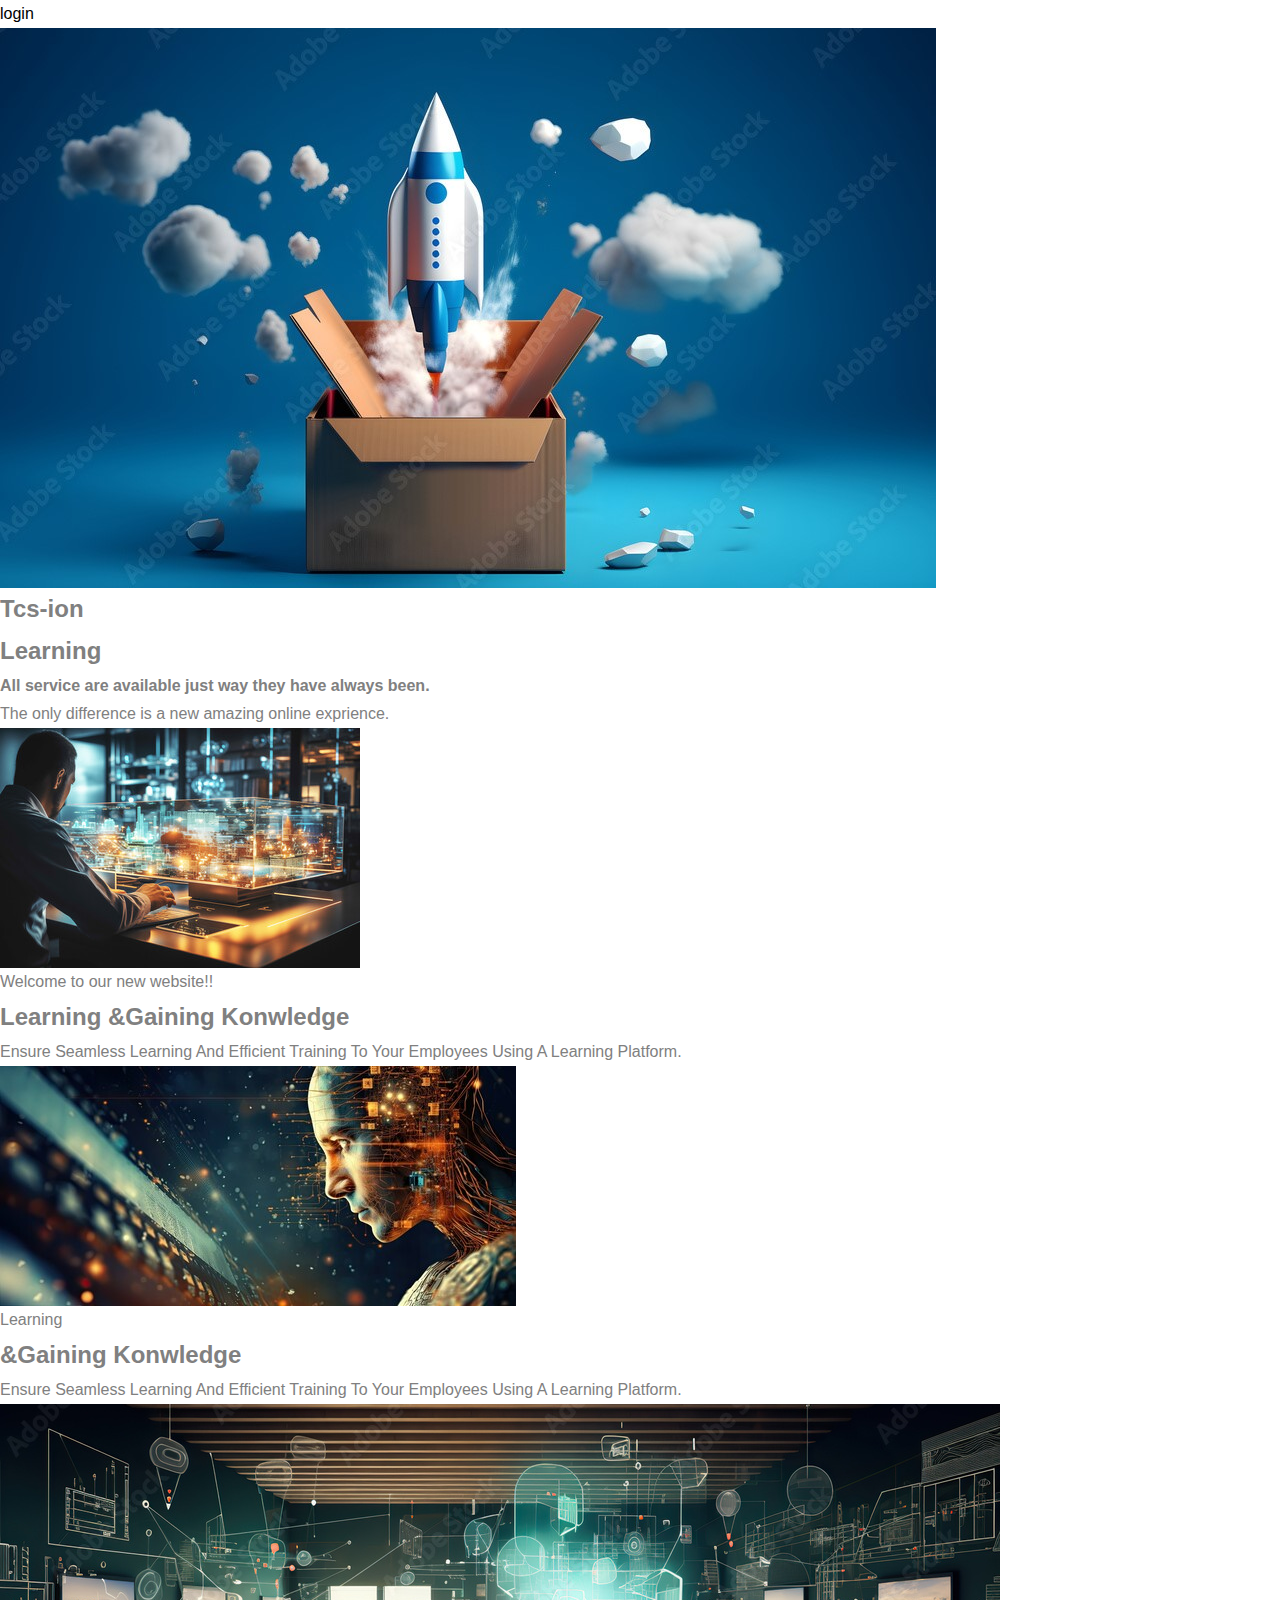
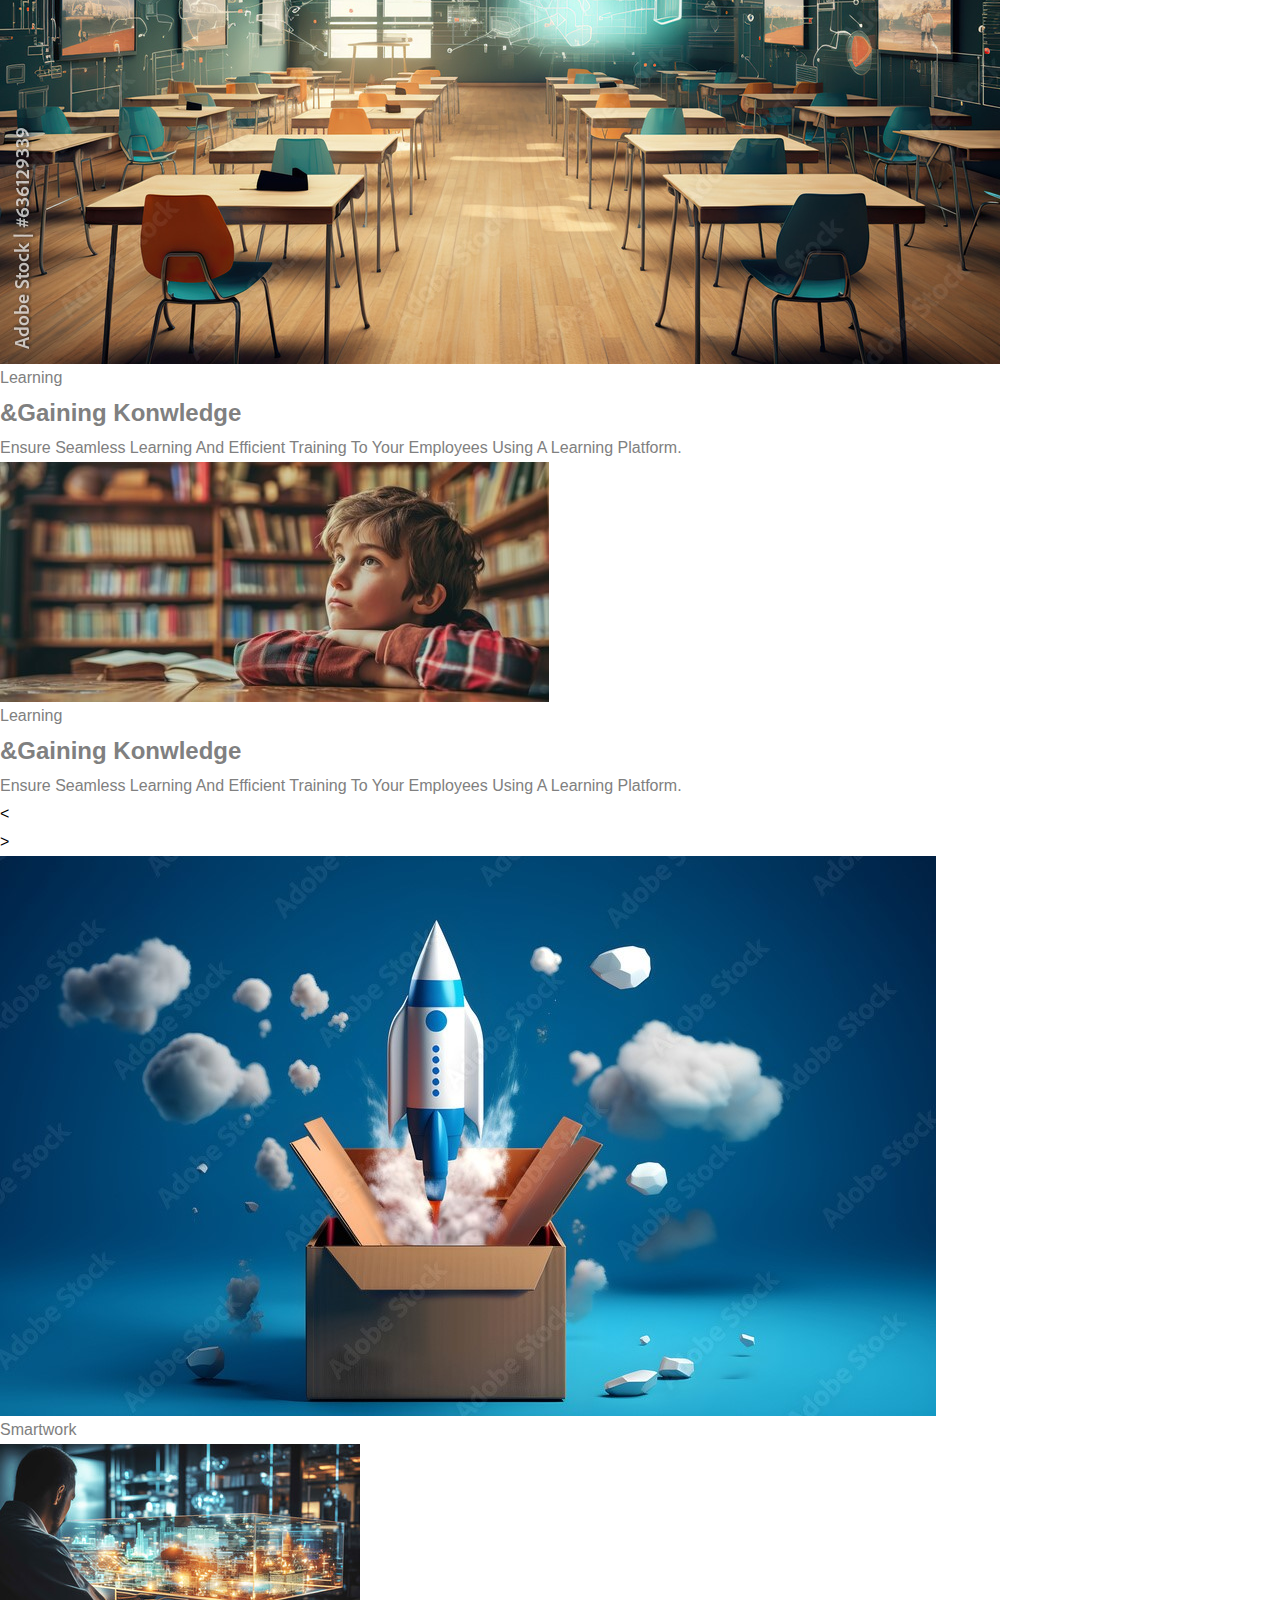
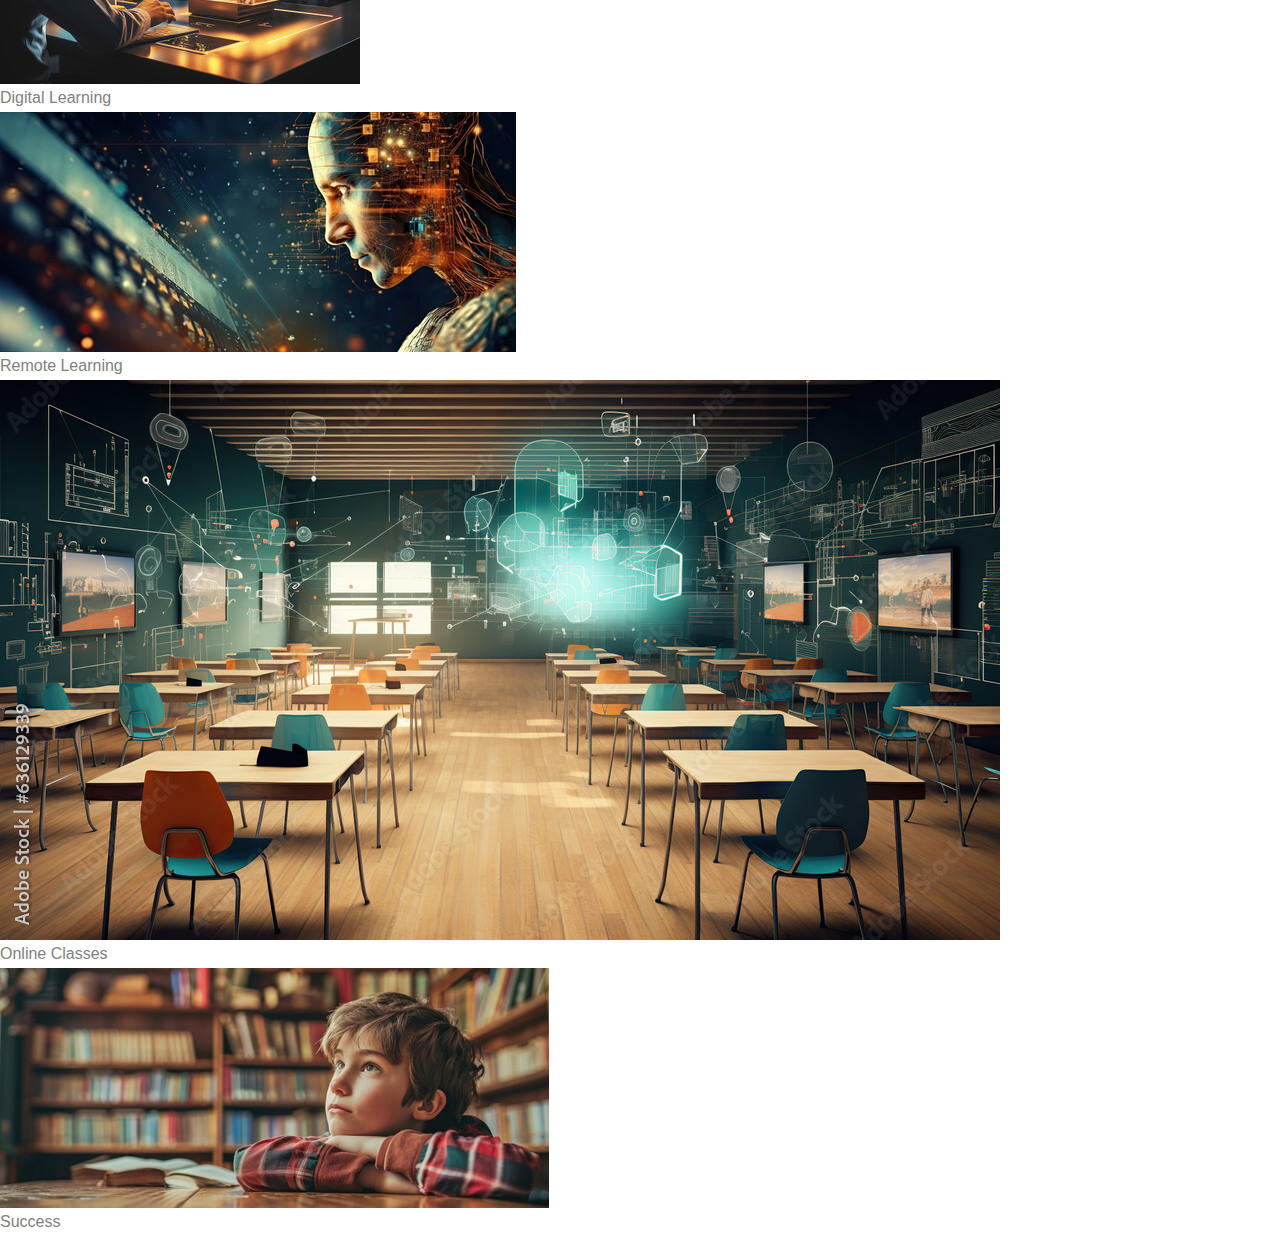
<file: index.html>
<!DOCTYPE html>
<html lang="en">
<head>
    <meta charset="UTF-8">
    <meta name="viewport" content="width=device-width, initial-scale=1.0">
    <title>TCScourses</title>
    <link rel="stylesheet" href="style.css">
</head>
<body>
        <!-- header -->
    <header>
        <div class="logo"></div>
        <div class="search">
           
            <div class="demo">
            <button><a href="login\login.html">login</a></button>
            </div>
        </div>
    </header>

    <!-- slider -->

    <div class="slider">
        <!-- list Items -->
        <div class="list">
            <div class="item active">
                <img src="imag9.jpg">
                <div class="content">
                    <h2><span class="tcs">Tcs-ion</span></h2>
                    <h2>Learning</h2>
                    <p>
                       <h4>All service are available just way they have always been.</h4>
                       The only difference is a new amazing online exprience.
                    </p>
                </div>
            </div>
            <div class="item">
                <img src="imag2.jpg">
                <div class="content">
                    <p><span class="tcs">Welcome to our new website!!</span></p>
                    <h2>Learning &Gaining Konwledge</h2>
                    <p><span class="tcsio">
                        Ensure Seamless Learning And Efficient Training 
                        To Your Employees Using A Learning Platform.</span>
                    </p>
                </div>
            </div>
            <div class="item">
                <img src="imag6.jpg">
                <div class="content">
                    <span class="tcs"><p>Learning</p></span>
                    <h2>&Gaining Konwledge</h2>
                    <p><span class="tcs">
                        Ensure Seamless Learning And Efficient Training 
                        To Your Employees Using A Learning Platform.</span>
                    </p>
                </div>
            </div>
            <div class="item">
                <img src="imag99.jpg">
                <div class="content">
                    <p>Learning</p>
                    <span class="tcs"><h2>&Gaining Konwledge</h2></span>
                    <p>
                        Ensure Seamless Learning And Efficient Training 
                        To Your Employees Using A Learning Platform.
                    </p>
                </div>
            </div>
            <div class="item">
                <img src="imag8.jpg">
                <div class="content">
                    <p>Learning</p>
                    <h2>&Gaining Konwledge</h2>
                    <p>
                        <span class="tcs">Ensure Seamless Learning And Efficient Training 
                        To Your Employees Using A Learning Platform.</p></span>
                    
                </div>
            </div>
        </div>
        <!-- button arrows -->
        <div class="arrows">
            <button id="prev"><</button>
            <button id="next">></button>
        </div>
        <!-- thumbnail -->
        <div class="thumbnail">
            <div class="item active">
                <img src="imag9.jpg">
                <div class="content">
                    Smartwork
                </div>
            </div>
            <div class="item">
                <img src="imag2.jpg">
                <div class="content">
                    Digital Learning
                </div>
            </div>
            <div class="item">
                <img src="imag6.jpg">
                <div class="content">
                    Remote Learning
                </div>
            </div>
            <div class="item">
                <img src="imag99.jpg">
                <div class="content">
                   Online Classes
                </div>
            </div>
            <div class="item">
                <img src="imag8.jpg">
                <div class="content">
                    Success
                </div>
            </div>
        </div>
    </div>


    <script src="app.js"></script>
</body>
</html>
</file>
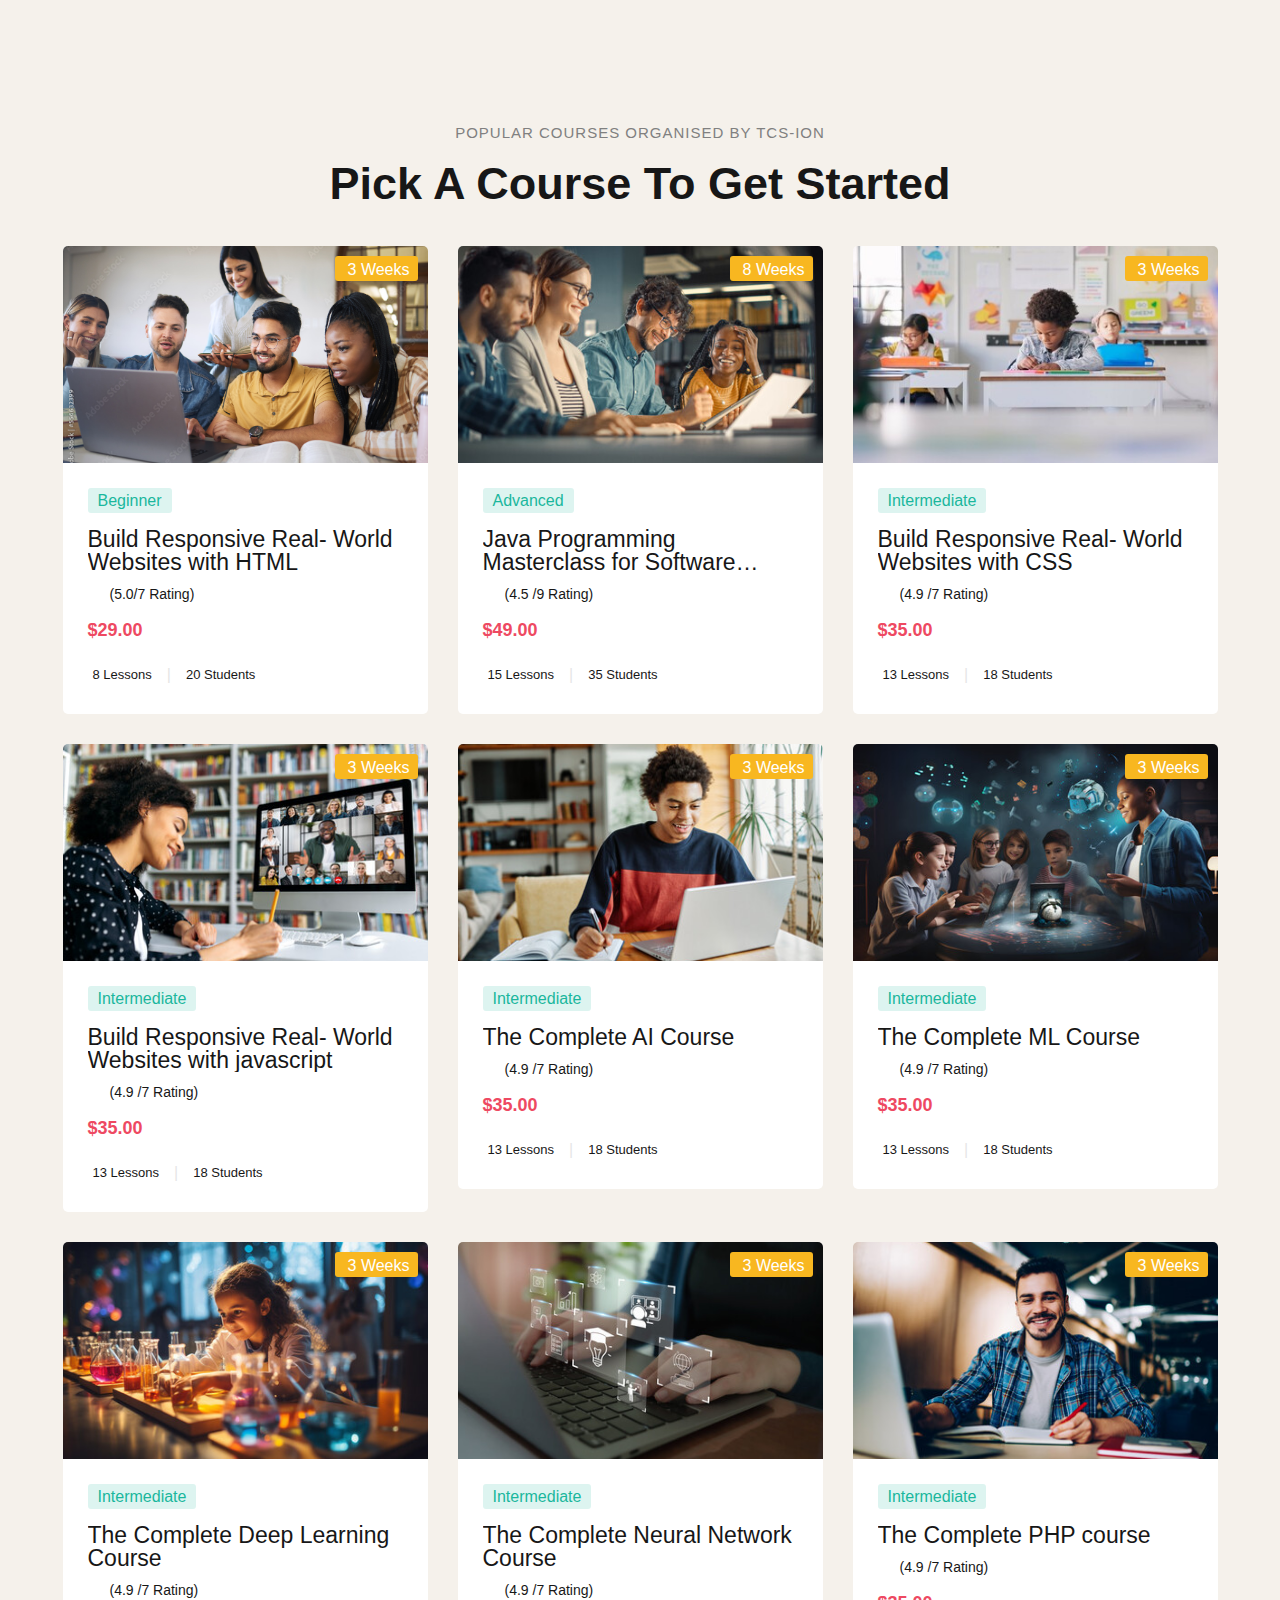
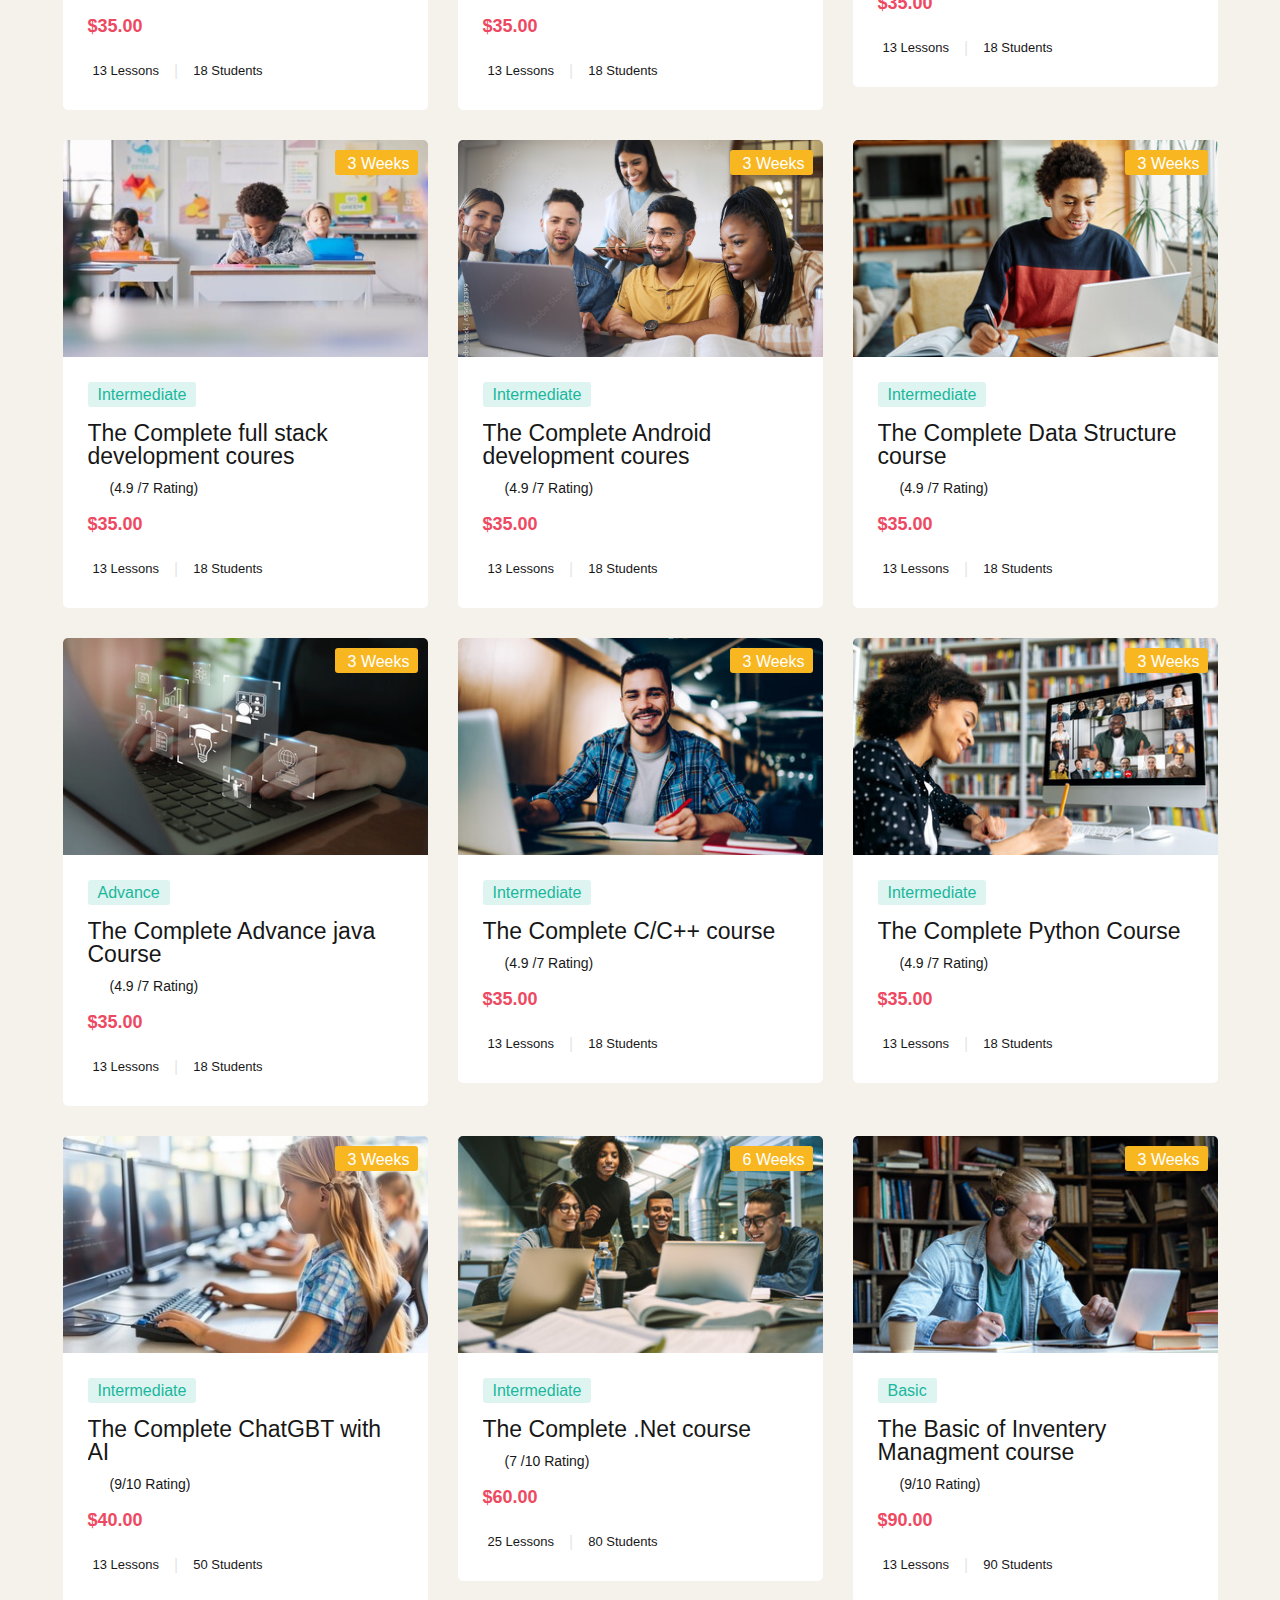
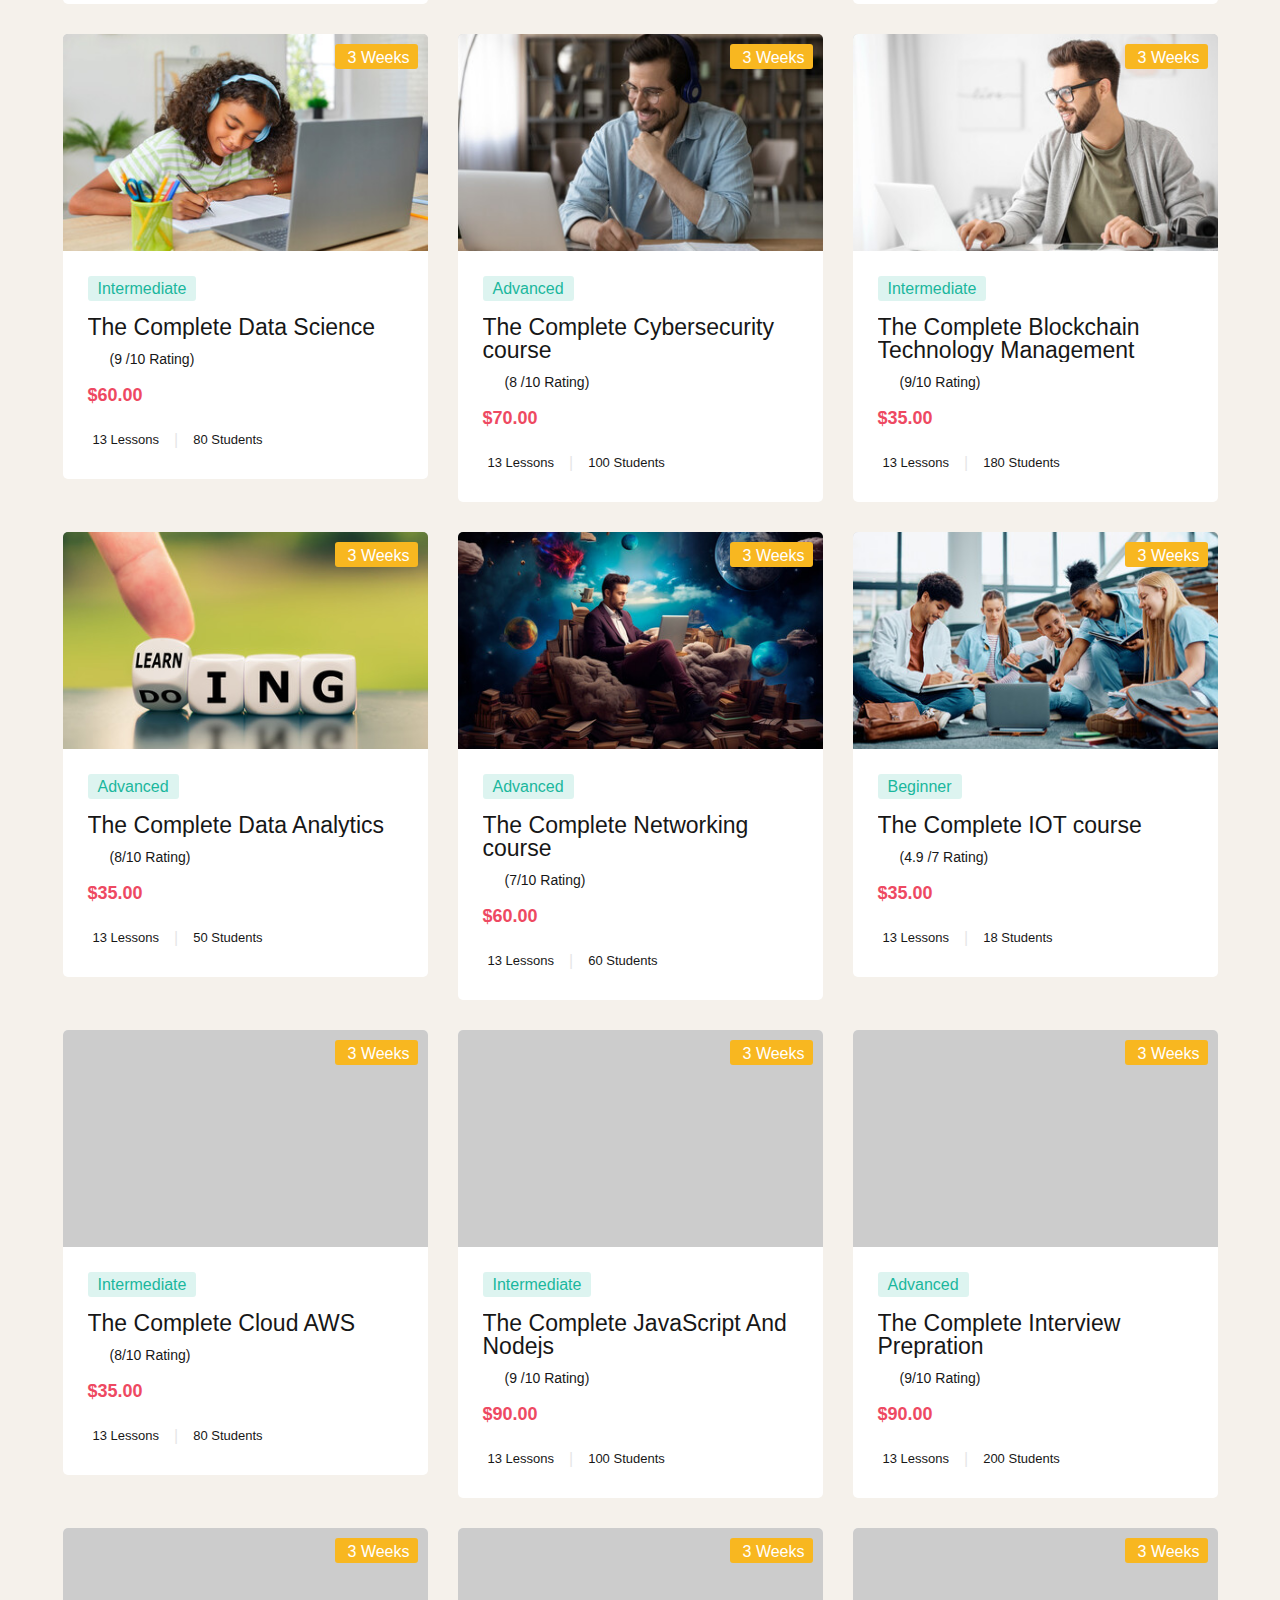
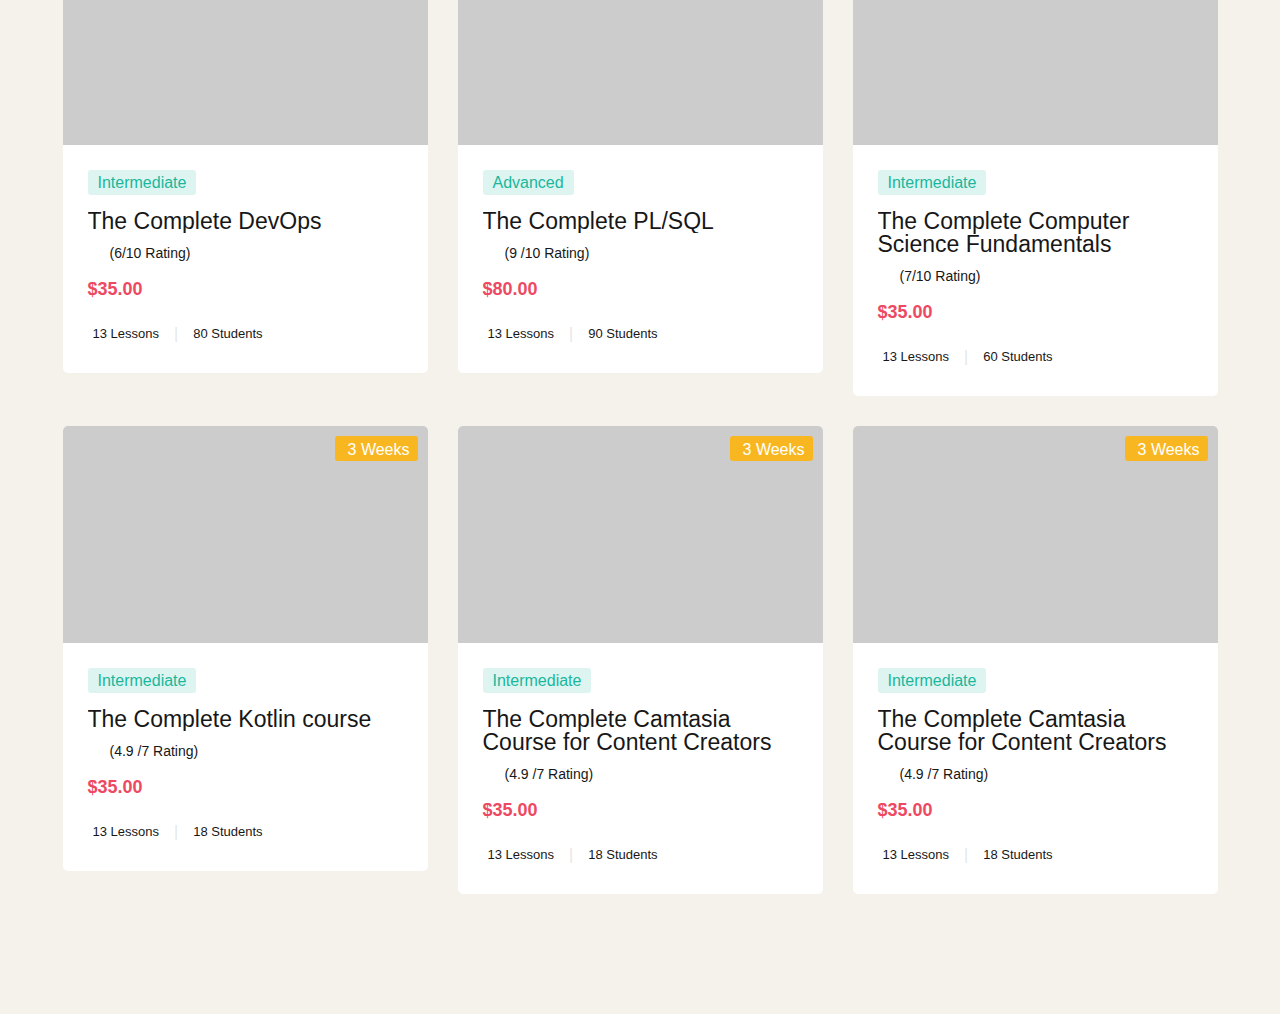
<file: course.html>
<!DOCTYPE html>
<html lang="en">
<head>
    <meta charset="UTF-8">
    <meta name="viewport" content="width=device-width, initial-scale=1.0">
    <title>Document</title>
    <link rel="stylesheet" href="course.css">
</head>
<body>

<section class="section course" id="courses" aria-label="course">
    <div class="container">

      <p class="section-subtitle">Popular  Courses organised by Tcs-ion</p>

      <h2 class="h2 section-title">Pick A Course To Get Started</h2>

      <ul class="grid-list">

        <li>
          <div class="course-card">

            <figure class="card-banner img-holder" style="--width: 370; --height: 220;">
              <img src="pic1.jpg" width="370" height="220" loading="lazy"
                alt="Build Responsive Real- World Websites with HTML and CSS" class="img-cover">
            </figure>

            <div class="abs-badge">
              <ion-icon name="time-outline" aria-hidden="true"></ion-icon>

              <span class="span">3 Weeks</span>
            </div>

            <div class="card-content">

              <span class="badge">Beginner</span>

              <h3 class="h3">
                <a href="#" class="card-title">Build Responsive Real- World Websites with HTML</a>
              </h3>

              <div class="wrapper">

                <div class="rating-wrapper">
                  <ion-icon name="star"></ion-icon>
                  <ion-icon name="star"></ion-icon>
                  <ion-icon name="star"></ion-icon>
                  <ion-icon name="star"></ion-icon>
                  <ion-icon name="star"></ion-icon>
                </div>

                <p class="rating-text">(5.0/7 Rating)</p>

              </div>

              <data class="price" value="29">$29.00</data>

              <ul class="card-meta-list">

                <li class="card-meta-item">
                  <ion-icon name="library-outline" aria-hidden="true"></ion-icon>

                  <span class="span">8 Lessons</span>
                </li>

                <li class="card-meta-item">
                  <ion-icon name="people-outline" aria-hidden="true"></ion-icon>

                  <span class="span">20 Students</span>
                </li>

              </ul>

            </div>

          </div>
        </li>

        <li>
          <div class="course-card">

            <figure class="card-banner img-holder" style="--width: 370; --height: 220;">
              <img src="pic2.jpg" width="370" height="220" loading="lazy"
                alt="Java Programming Masterclass for Software Developers" class="img-cover">
            </figure>

            <div class="abs-badge">
              <ion-icon name="time-outline" aria-hidden="true"></ion-icon>

              <span class="span">8 Weeks</span>
            </div>

            <div class="card-content">

              <span class="badge">Advanced</span>

              <h3 class="h3">
                <a href="#" class="card-title">Java Programming Masterclass for Software Developers</a>
              </h3>

              <div class="wrapper">

                <div class="rating-wrapper">
                  <ion-icon name="star"></ion-icon>
                  <ion-icon name="star"></ion-icon>
                  <ion-icon name="star"></ion-icon>
                  <ion-icon name="star"></ion-icon>
                  <ion-icon name="star"></ion-icon>
                </div>

                <p class="rating-text">(4.5 /9 Rating)</p>

              </div>

              <data class="price" value="49">$49.00</data>

              <ul class="card-meta-list">

                <li class="card-meta-item">
                  <ion-icon name="library-outline" aria-hidden="true"></ion-icon>

                  <span class="span">15 Lessons</span>
                </li>

                <li class="card-meta-item">
                  <ion-icon name="people-outline" aria-hidden="true"></ion-icon>

                  <span class="span">35 Students</span>
                </li>

              </ul>

            </div>

          </div>
        </li>

        <li>
          <div class="course-card">

            <figure class="card-banner img-holder" style="--width: 370; --height: 220;">
              <img src="pic3.jpg" width="370" height="220" loading="lazy"
                alt="The Complete Camtasia Course for Content Creators" class="img-cover">
            </figure>

            <div class="abs-badge">
              <ion-icon name="time-outline" aria-hidden="true"></ion-icon>

              <span class="span">3 Weeks</span>
            </div>

            <div class="card-content">

              <span class="badge">Intermediate</span>

              <h3 class="h3">
                <a href="#" class="card-title">Build Responsive Real- World Websites with CSS</a>
              </h3>

              <div class="wrapper">

                <div class="rating-wrapper">
                  <ion-icon name="star"></ion-icon>
                  <ion-icon name="star"></ion-icon>
                  <ion-icon name="star"></ion-icon>
                  <ion-icon name="star"></ion-icon>
                  <ion-icon name="star"></ion-icon>
                </div>

                <p class="rating-text">(4.9 /7 Rating)</p>

              </div>

              <data class="price" value="35">$35.00</data>

              <ul class="card-meta-list">

                <li class="card-meta-item">
                  <ion-icon name="library-outline" aria-hidden="true"></ion-icon>

                  <span class="span">13 Lessons</span>
                </li>

                <li class="card-meta-item">
                  <ion-icon name="people-outline" aria-hidden="true"></ion-icon>

                  <span class="span">18 Students</span>
                </li>

              </ul>

            </div>

          </div>
        </li>

        <li>
            <div class="course-card">
  
              <figure class="card-banner img-holder" style="--width: 370; --height: 220;">
                <img src="pic4.jpg" width="370" height="220" loading="lazy"
                  alt="The Complete Camtasia Course for Content Creators" class="img-cover">
              </figure>
  
              <div class="abs-badge">
                <ion-icon name="time-outline" aria-hidden="true"></ion-icon>
  
                <span class="span">3 Weeks</span>
              </div>
  
              <div class="card-content">
  
                <span class="badge">Intermediate</span>
  
                <h3 class="h3">
                  <a href="#" class="card-title">Build Responsive Real- World Websites with javascript</a>
                </h3>
  
                <div class="wrapper">
  
                  <div class="rating-wrapper">
                    <ion-icon name="star"></ion-icon>
                    <ion-icon name="star"></ion-icon>
                    <ion-icon name="star"></ion-icon>
                    <ion-icon name="star"></ion-icon>
                    <ion-icon name="star"></ion-icon>
                  </div>
  
                  <p class="rating-text">(4.9 /7 Rating)</p>
  
                </div>
  
                <data class="price" value="35">$35.00</data>
  
                <ul class="card-meta-list">
  
                  <li class="card-meta-item">
                    <ion-icon name="library-outline" aria-hidden="true"></ion-icon>
  
                    <span class="span">13 Lessons</span>
                  </li>
  
                  <li class="card-meta-item">
                    <ion-icon name="people-outline" aria-hidden="true"></ion-icon>
  
                    <span class="span">18 Students</span>
                  </li>
  
                </ul>
  
              </div>
  
            </div>
          </li>
          <li>
            <div class="course-card">
  
              <figure class="card-banner img-holder" style="--width: 370; --height: 220;">
                <img src="pic5.jpg" width="370" height="220" loading="lazy"
                  alt="The Complete Camtasia Course for Content Creators" class="img-cover">
              </figure>
  
              <div class="abs-badge">
                <ion-icon name="time-outline" aria-hidden="true"></ion-icon>
  
                <span class="span">3 Weeks</span>
              </div>
  
              <div class="card-content">
  
                <span class="badge">Intermediate</span>
  
                <h3 class="h3">
                  <a href="#" class="card-title">The Complete AI Course</a>
                </h3>
  
                <div class="wrapper">
  
                  <div class="rating-wrapper">
                    <ion-icon name="star"></ion-icon>
                    <ion-icon name="star"></ion-icon>
                    <ion-icon name="star"></ion-icon>
                    <ion-icon name="star"></ion-icon>
                    <ion-icon name="star"></ion-icon>
                  </div>
  
                  <p class="rating-text">(4.9 /7 Rating)</p>
  
                </div>
  
                <data class="price" value="35">$35.00</data>
  
                <ul class="card-meta-list">
  
                  <li class="card-meta-item">
                    <ion-icon name="library-outline" aria-hidden="true"></ion-icon>
  
                    <span class="span">13 Lessons</span>
                  </li>
  
                  <li class="card-meta-item">
                    <ion-icon name="people-outline" aria-hidden="true"></ion-icon>
  
                    <span class="span">18 Students</span>
                  </li>
  
                </ul>
  
              </div>
  
            </div>
          </li>
          <li>
            <div class="course-card">
  
              <figure class="card-banner img-holder" style="--width: 370; --height: 220;">
                <img src="pic6.jpg" width="370" height="220" loading="lazy"
                  alt="The Complete Camtasia Course for Content Creators" class="img-cover">
              </figure>
  
              <div class="abs-badge">
                <ion-icon name="time-outline" aria-hidden="true"></ion-icon>
  
                <span class="span">3 Weeks</span>
              </div>
  
              <div class="card-content">
  
                <span class="badge">Intermediate</span>
  
                <h3 class="h3">
                  <a href="#" class="card-title">The Complete ML Course</a>
                </h3>
  
                <div class="wrapper">
  
                  <div class="rating-wrapper">
                    <ion-icon name="star"></ion-icon>
                    <ion-icon name="star"></ion-icon>
                    <ion-icon name="star"></ion-icon>
                    <ion-icon name="star"></ion-icon>
                    <ion-icon name="star"></ion-icon>
                  </div>
  
                  <p class="rating-text">(4.9 /7 Rating)</p>
  
                </div>
  
                <data class="price" value="35">$35.00</data>
  
                <ul class="card-meta-list">
  
                  <li class="card-meta-item">
                    <ion-icon name="library-outline" aria-hidden="true"></ion-icon>
  
                    <span class="span">13 Lessons</span>
                  </li>
  
                  <li class="card-meta-item">
                    <ion-icon name="people-outline" aria-hidden="true"></ion-icon>
  
                    <span class="span">18 Students</span>
                  </li>
  
                </ul>
  
              </div>
  
            </div>
          </li>

          <li>
            <div class="course-card">
  
              <figure class="card-banner img-holder" style="--width: 370; --height: 220;">
                <img src="pic7.jpg" width="370" height="220" loading="lazy"
                  alt="The Complete Camtasia Course for Content Creators" class="img-cover">
              </figure>
  
              <div class="abs-badge">
                <ion-icon name="time-outline" aria-hidden="true"></ion-icon>
  
                <span class="span">3 Weeks</span>
              </div>
  
              <div class="card-content">
  
                <span class="badge">Intermediate</span>
  
                <h3 class="h3">
                  <a href="#" class="card-title">The Complete Deep Learning Course</a>
                </h3>
  
                <div class="wrapper">
  
                  <div class="rating-wrapper">
                    <ion-icon name="star"></ion-icon>
                    <ion-icon name="star"></ion-icon>
                    <ion-icon name="star"></ion-icon>
                    <ion-icon name="star"></ion-icon>
                    <ion-icon name="star"></ion-icon>
                  </div>
  
                  <p class="rating-text">(4.9 /7 Rating)</p>
  
                </div>
  
                <data class="price" value="35">$35.00</data>
  
                <ul class="card-meta-list">
  
                  <li class="card-meta-item">
                    <ion-icon name="library-outline" aria-hidden="true"></ion-icon>
  
                    <span class="span">13 Lessons</span>
                  </li>
  
                  <li class="card-meta-item">
                    <ion-icon name="people-outline" aria-hidden="true"></ion-icon>
  
                    <span class="span">18 Students</span>
                  </li>
  
                </ul>
  
              </div>
  
            </div>
          </li>
          <li>
            <div class="course-card">
  
              <figure class="card-banner img-holder" style="--width: 370; --height: 220;">
                <img src="pic8.jpg" width="370" height="220" loading="lazy"
                  alt="The Complete Camtasia Course for Content Creators" class="img-cover">
              </figure>
  
              <div class="abs-badge">
                <ion-icon name="time-outline" aria-hidden="true"></ion-icon>
  
                <span class="span">3 Weeks</span>
              </div>
  
              <div class="card-content">
  
                <span class="badge">Intermediate</span>
  
                <h3 class="h3">
                  <a href="#" class="card-title">The Complete Neural Network Course</a>
                </h3>
  
                <div class="wrapper">
  
                  <div class="rating-wrapper">
                    <ion-icon name="star"></ion-icon>
                    <ion-icon name="star"></ion-icon>
                    <ion-icon name="star"></ion-icon>
                    <ion-icon name="star"></ion-icon>
                    <ion-icon name="star"></ion-icon>
                  </div>
  
                  <p class="rating-text">(4.9 /7 Rating)</p>
  
                </div>
  
                <data class="price" value="35">$35.00</data>
  
                <ul class="card-meta-list">
  
                  <li class="card-meta-item">
                    <ion-icon name="library-outline" aria-hidden="true"></ion-icon>
  
                    <span class="span">13 Lessons</span>
                  </li>
  
                  <li class="card-meta-item">
                    <ion-icon name="people-outline" aria-hidden="true"></ion-icon>
  
                    <span class="span">18 Students</span>
                  </li>
  
                </ul>
  
              </div>
  
            </div>
          </li>
          <li>
            <div class="course-card">
  
              <figure class="card-banner img-holder" style="--width: 370; --height: 220;">
                <img src="pic9.jpg" width="370" height="220" loading="lazy"
                  alt="The Complete Camtasia Course for Content Creators" class="img-cover">
              </figure>
  
              <div class="abs-badge">
                <ion-icon name="time-outline" aria-hidden="true"></ion-icon>
  
                <span class="span">3 Weeks</span>
              </div>
  
              <div class="card-content">
  
                <span class="badge">Intermediate</span>
  
                <h3 class="h3">
                  <a href="#" class="card-title">The Complete PHP course</a>
                </h3>
  
                <div class="wrapper">
  
                  <div class="rating-wrapper">
                    <ion-icon name="star"></ion-icon>
                    <ion-icon name="star"></ion-icon>
                    <ion-icon name="star"></ion-icon>
                    <ion-icon name="star"></ion-icon>
                    <ion-icon name="star"></ion-icon>
                  </div>
  
                  <p class="rating-text">(4.9 /7 Rating)</p>
  
                </div>
  
                <data class="price" value="35">$35.00</data>
  
                <ul class="card-meta-list">
  
                  <li class="card-meta-item">
                    <ion-icon name="library-outline" aria-hidden="true"></ion-icon>
  
                    <span class="span">13 Lessons</span>
                  </li>
  
                  <li class="card-meta-item">
                    <ion-icon name="people-outline" aria-hidden="true"></ion-icon>
  
                    <span class="span">18 Students</span>
                  </li>
  
                </ul>
  
              </div>
  
            </div>
          </li>
          <li>
            <div class="course-card">
  
              <figure class="card-banner img-holder" style="--width: 370; --height: 220;">
                <img src="pic3.jpg" width="370" height="220" loading="lazy"
                  alt="The Complete Camtasia Course for Content Creators" class="img-cover">
              </figure>
  
              <div class="abs-badge">
                <ion-icon name="time-outline" aria-hidden="true"></ion-icon>
  
                <span class="span">3 Weeks</span>
              </div>
  
              <div class="card-content">
  
                <span class="badge">Intermediate</span>
  
                <h3 class="h3">
                  <a href="#" class="card-title">The Complete full stack development coures</a>
                </h3>
  
                <div class="wrapper">
  
                  <div class="rating-wrapper">
                    <ion-icon name="star"></ion-icon>
                    <ion-icon name="star"></ion-icon>
                    <ion-icon name="star"></ion-icon>
                    <ion-icon name="star"></ion-icon>
                    <ion-icon name="star"></ion-icon>
                  </div>
  
                  <p class="rating-text">(4.9 /7 Rating)</p>
  
                </div>
  
                <data class="price" value="35">$35.00</data>
  
                <ul class="card-meta-list">
  
                  <li class="card-meta-item">
                    <ion-icon name="library-outline" aria-hidden="true"></ion-icon>
  
                    <span class="span">13 Lessons</span>
                  </li>
  
                  <li class="card-meta-item">
                    <ion-icon name="people-outline" aria-hidden="true"></ion-icon>
  
                    <span class="span">18 Students</span>
                  </li>
  
                </ul>
  
              </div>
  
            </div>
          </li>
          <li>
            <div class="course-card">
  
              <figure class="card-banner img-holder" style="--width: 370; --height: 220;">
                <img src="pic1.jpg" width="370" height="220" loading="lazy"
                  alt="The Complete Camtasia Course for Content Creators" class="img-cover">
              </figure>
  
              <div class="abs-badge">
                <ion-icon name="time-outline" aria-hidden="true"></ion-icon>
  
                <span class="span">3 Weeks</span>
              </div>
  
              <div class="card-content">
  
                <span class="badge">Intermediate</span>
  
                <h3 class="h3">
                  <a href="#" class="card-title">The Complete Android development coures</a>
                </h3>
  
                <div class="wrapper">
  
                  <div class="rating-wrapper">
                    <ion-icon name="star"></ion-icon>
                    <ion-icon name="star"></ion-icon>
                    <ion-icon name="star"></ion-icon>
                    <ion-icon name="star"></ion-icon>
                    <ion-icon name="star"></ion-icon>
                  </div>
  
                  <p class="rating-text">(4.9 /7 Rating)</p>
  
                </div>
  
                <data class="price" value="35">$35.00</data>
  
                <ul class="card-meta-list">
  
                  <li class="card-meta-item">
                    <ion-icon name="library-outline" aria-hidden="true"></ion-icon>
  
                    <span class="span">13 Lessons</span>
                  </li>
  
                  <li class="card-meta-item">
                    <ion-icon name="people-outline" aria-hidden="true"></ion-icon>
  
                    <span class="span">18 Students</span>
                  </li>
  
                </ul>
  
              </div>
  
            </div>
          </li>
          <li>
            <div class="course-card">
  
              <figure class="card-banner img-holder" style="--width: 370; --height: 220;">
                <img src="pic5.jpg" width="370" height="220" loading="lazy"
                  alt="The Complete Camtasia Course for Content Creators" class="img-cover">
              </figure>
  
              <div class="abs-badge">
                <ion-icon name="time-outline" aria-hidden="true"></ion-icon>
  
                <span class="span">3 Weeks</span>
              </div>
  
              <div class="card-content">
  
                <span class="badge">Intermediate</span>
  
                <h3 class="h3">
                  <a href="#" class="card-title">The Complete Data Structure course</a>
                </h3>
  
                <div class="wrapper">
  
                  <div class="rating-wrapper">
                    <ion-icon name="star"></ion-icon>
                    <ion-icon name="star"></ion-icon>
                    <ion-icon name="star"></ion-icon>
                    <ion-icon name="star"></ion-icon>
                    <ion-icon name="star"></ion-icon>
                  </div>
  
                  <p class="rating-text">(4.9 /7 Rating)</p>
  
                </div>
  
                <data class="price" value="35">$35.00</data>
  
                <ul class="card-meta-list">
  
                  <li class="card-meta-item">
                    <ion-icon name="library-outline" aria-hidden="true"></ion-icon>
  
                    <span class="span">13 Lessons</span>
                  </li>
  
                  <li class="card-meta-item">
                    <ion-icon name="people-outline" aria-hidden="true"></ion-icon>
  
                    <span class="span">18 Students</span>
                  </li>
  
                </ul>
  
              </div>
  
            </div>
          </li>
          <li>
            <div class="course-card">
  
              <figure class="card-banner img-holder" style="--width: 370; --height: 220;">
                <img src="pic8.jpg" width="370" height="220" loading="lazy"
                  alt="The Complete Camtasia Course for Content Creators" class="img-cover">
              </figure>
  
              <div class="abs-badge">
                <ion-icon name="time-outline" aria-hidden="true"></ion-icon>
  
                <span class="span">3 Weeks</span>
              </div>
  
              <div class="card-content">
  
                <span class="badge">Advance</span>
  
                <h3 class="h3">
                  <a href="#" class="card-title">The Complete Advance java Course</a>
                </h3>
  
                <div class="wrapper">
  
                  <div class="rating-wrapper">
                    <ion-icon name="star"></ion-icon>
                    <ion-icon name="star"></ion-icon>
                    <ion-icon name="star"></ion-icon>
                    <ion-icon name="star"></ion-icon>
                    <ion-icon name="star"></ion-icon>
                  </div>
  
                  <p class="rating-text">(4.9 /7 Rating)</p>
  
                </div>
  
                <data class="price" value="35">$35.00</data>
  
                <ul class="card-meta-list">
  
                  <li class="card-meta-item">
                    <ion-icon name="library-outline" aria-hidden="true"></ion-icon>
  
                    <span class="span">13 Lessons</span>
                  </li>
  
                  <li class="card-meta-item">
                    <ion-icon name="people-outline" aria-hidden="true"></ion-icon>
  
                    <span class="span">18 Students</span>
                  </li>
  
                </ul>
  
              </div>
  
            </div>
          </li>
          <li>
            <div class="course-card">
  
              <figure class="card-banner img-holder" style="--width: 370; --height: 220;">
                <img src="pic9.jpg" width="370" height="220" loading="lazy"
                  alt="The Complete Camtasia Course for Content Creators" class="img-cover">
              </figure>
  
              <div class="abs-badge">
                <ion-icon name="time-outline" aria-hidden="true"></ion-icon>
  
                <span class="span">3 Weeks</span>
              </div>
  
              <div class="card-content">
  
                <span class="badge">Intermediate</span>
  
                <h3 class="h3">
                  <a href="#" class="card-title">The Complete C/C++ course</a>
                </h3>
  
                <div class="wrapper">
  
                  <div class="rating-wrapper">
                    <ion-icon name="star"></ion-icon>
                    <ion-icon name="star"></ion-icon>
                    <ion-icon name="star"></ion-icon>
                    <ion-icon name="star"></ion-icon>
                    <ion-icon name="star"></ion-icon>
                  </div>
  
                  <p class="rating-text">(4.9 /7 Rating)</p>
  
                </div>
  
                <data class="price" value="35">$35.00</data>
  
                <ul class="card-meta-list">
  
                  <li class="card-meta-item">
                    <ion-icon name="library-outline" aria-hidden="true"></ion-icon>
  
                    <span class="span">13 Lessons</span>
                  </li>
  
                  <li class="card-meta-item">
                    <ion-icon name="people-outline" aria-hidden="true"></ion-icon>
  
                    <span class="span">18 Students</span>
                  </li>
  
                </ul>
  
              </div>
  
            </div>
          </li>
          <li>
            <div class="course-card">
  
              <figure class="card-banner img-holder" style="--width: 370; --height: 220;">
                <img src="pic4.jpg" width="370" height="220" loading="lazy"
                  alt="The Complete Camtasia Course for Content Creators" class="img-cover">
              </figure>
  
              <div class="abs-badge">
                <ion-icon name="time-outline" aria-hidden="true"></ion-icon>
  
                <span class="span">3 Weeks</span>
              </div>
  
              <div class="card-content">
  
                <span class="badge">Intermediate</span>
  
                <h3 class="h3">
                  <a href="#" class="card-title">The Complete Python Course</a>
                </h3>
  
                <div class="wrapper">
  
                  <div class="rating-wrapper">
                    <ion-icon name="star"></ion-icon>
                    <ion-icon name="star"></ion-icon>
                    <ion-icon name="star"></ion-icon>
                    <ion-icon name="star"></ion-icon>
                    <ion-icon name="star"></ion-icon>
                  </div>
  
                  <p class="rating-text">(4.9 /7 Rating)</p>
  
                </div>
  
                <data class="price" value="35">$35.00</data>
  
                <ul class="card-meta-list">
  
                  <li class="card-meta-item">
                    <ion-icon name="library-outline" aria-hidden="true"></ion-icon>
  
                    <span class="span">13 Lessons</span>
                  </li>
  
                  <li class="card-meta-item">
                    <ion-icon name="people-outline" aria-hidden="true"></ion-icon>
  
                    <span class="span">18 Students</span>
                  </li>
  
                </ul>
  
              </div>
  
            </div>
          </li>
          <li>
            <div class="course-card">
  
              <figure class="card-banner img-holder" style="--width: 370; --height: 220;">
                <img src="pic10.jpg" width="370" height="220" loading="lazy"
                  alt="The Complete Camtasia Course for Content Creators" class="img-cover">
              </figure>
  
              <div class="abs-badge">
                <ion-icon name="time-outline" aria-hidden="true"></ion-icon>
  
                <span class="span">3 Weeks</span>
              </div>
  
              <div class="card-content">
  
                <span class="badge">Intermediate</span>
  
                <h3 class="h3">
                  <a href="#" class="card-title">The Complete ChatGBT with AI</a>
                </h3>
  
                <div class="wrapper">
  
                  <div class="rating-wrapper">
                    <ion-icon name="star"></ion-icon>
                    <ion-icon name="star"></ion-icon>
                    <ion-icon name="star"></ion-icon>
                    <ion-icon name="star"></ion-icon>
                    <ion-icon name="star"></ion-icon>
                  </div>
  
                  <p class="rating-text">(9/10 Rating)</p>
  
                </div>
  
                <data class="price" value="35">$40.00</data>
  
                <ul class="card-meta-list">
  
                  <li class="card-meta-item">
                    <ion-icon name="library-outline" aria-hidden="true"></ion-icon>
  
                    <span class="span">13 Lessons</span>
                  </li>
  
                  <li class="card-meta-item">
                    <ion-icon name="people-outline" aria-hidden="true"></ion-icon>
  
                    <span class="span">50 Students</span>
                  </li>
  
                </ul>
  
              </div>
  
            </div>
          </li>
          <li>
            <div class="course-card">
  
              <figure class="card-banner img-holder" style="--width: 370; --height: 220;">
                <img src="pic11.jpg" width="370" height="220" loading="lazy"
                  alt="The Complete Camtasia Course for Content Creators" class="img-cover">
              </figure>
  
              <div class="abs-badge">
                <ion-icon name="time-outline" aria-hidden="true"></ion-icon>
  
                <span class="span">6 Weeks</span>
              </div>
  
              <div class="card-content">
  
                <span class="badge">Intermediate</span>
  
                <h3 class="h3">
                  <a href="#" class="card-title">The Complete .Net course </a>
                </h3>
  
                <div class="wrapper">
  
                  <div class="rating-wrapper">
                    <ion-icon name="star"></ion-icon>
                    <ion-icon name="star"></ion-icon>
                    <ion-icon name="star"></ion-icon>
                    <ion-icon name="star"></ion-icon>
                    <ion-icon name="star"></ion-icon>
                  </div>
  
                  <p class="rating-text">(7 /10 Rating)</p>
  
                </div>
  
                <data class="price" value="35">$60.00</data>
  
                <ul class="card-meta-list">
  
                  <li class="card-meta-item">
                    <ion-icon name="library-outline" aria-hidden="true"></ion-icon>
  
                    <span class="span">25 Lessons</span>
                  </li>
  
                  <li class="card-meta-item">
                    <ion-icon name="people-outline" aria-hidden="true"></ion-icon>
  
                    <span class="span">80 Students</span>
                  </li>
  
                </ul>
  
              </div>
  
            </div>
          </li>
          <li>
            <div class="course-card">
  
              <figure class="card-banner img-holder" style="--width: 370; --height: 220;">
                <img src="pic12.jpg" width="370" height="220" loading="lazy"
                  alt="The Complete Camtasia Course for Content Creators" class="img-cover">
              </figure>
  
              <div class="abs-badge">
                <ion-icon name="time-outline" aria-hidden="true"></ion-icon>
  
                <span class="span">3 Weeks</span>
              </div>
  
              <div class="card-content">
  
                <span class="badge">Basic</span>
  
                <h3 class="h3">
                  <a href="#" class="card-title">The Basic of Inventery Managment course</a>
                </h3>
  
                <div class="wrapper">
  
                  <div class="rating-wrapper">
                    <ion-icon name="star"></ion-icon>
                    <ion-icon name="star"></ion-icon>
                    <ion-icon name="star"></ion-icon>
                    <ion-icon name="star"></ion-icon>
                    <ion-icon name="star"></ion-icon>
                  </div>
  
                  <p class="rating-text">(9/10 Rating)</p>
  
                </div>
  
                <data class="price" value="35">$90.00</data>
  
                <ul class="card-meta-list">
  
                  <li class="card-meta-item">
                    <ion-icon name="library-outline" aria-hidden="true"></ion-icon>
  
                    <span class="span">13 Lessons</span>
                  </li>
  
                  <li class="card-meta-item">
                    <ion-icon name="people-outline" aria-hidden="true"></ion-icon>
  
                    <span class="span">90 Students</span>
                  </li>
  
                </ul>
  
              </div>
  
            </div>
          </li>
          <li>
            <div class="course-card">
  
              <figure class="card-banner img-holder" style="--width: 370; --height: 220;">
                <img src="pic13.jpg" width="370" height="220" loading="lazy"
                  alt="The Complete Camtasia Course for Content Creators" class="img-cover">
              </figure>
  
              <div class="abs-badge">
                <ion-icon name="time-outline" aria-hidden="true"></ion-icon>
  
                <span class="span">3 Weeks</span>
              </div>
  
              <div class="card-content">
  
                <span class="badge">Intermediate</span>
  
                <h3 class="h3">
                  <a href="#" class="card-title">The Complete Data Science</a>
                </h3>
  
                <div class="wrapper">
  
                  <div class="rating-wrapper">
                    <ion-icon name="star"></ion-icon>
                    <ion-icon name="star"></ion-icon>
                    <ion-icon name="star"></ion-icon>
                    <ion-icon name="star"></ion-icon>
                    <ion-icon name="star"></ion-icon>
                  </div>
  
                  <p class="rating-text">(9 /10 Rating)</p>
  
                </div>
  
                <data class="price" value="35">$60.00</data>
  
                <ul class="card-meta-list">
  
                  <li class="card-meta-item">
                    <ion-icon name="library-outline" aria-hidden="true"></ion-icon>
  
                    <span class="span">13 Lessons</span>
                  </li>
  
                  <li class="card-meta-item">
                    <ion-icon name="people-outline" aria-hidden="true"></ion-icon>
  
                    <span class="span">80 Students</span>
                  </li>
  
                </ul>
  
              </div>
  
            </div>
          </li>
          <li>
            <div class="course-card">
  
              <figure class="card-banner img-holder" style="--width: 370; --height: 220;">
                <img src="pic14.jpg" width="370" height="220" loading="lazy"
                  alt="The Complete Camtasia Course for Content Creators" class="img-cover">
              </figure>
  
              <div class="abs-badge">
                <ion-icon name="time-outline" aria-hidden="true"></ion-icon>
  
                <span class="span">3 Weeks</span>
              </div>
  
              <div class="card-content">
  
                <span class="badge">Advanced </span>
  
                <h3 class="h3">
                  <a href="#" class="card-title">The Complete Cybersecurity course</a>
                </h3>
  
                <div class="wrapper">
  
                  <div class="rating-wrapper">
                    <ion-icon name="star"></ion-icon>
                    <ion-icon name="star"></ion-icon>
                    <ion-icon name="star"></ion-icon>
                    <ion-icon name="star"></ion-icon>
                    <ion-icon name="star"></ion-icon>
                  </div>
  
                  <p class="rating-text">(8 /10 Rating)</p>
  
                </div>
  
                <data class="price" value="35">$70.00</data>
  
                <ul class="card-meta-list">
  
                  <li class="card-meta-item">
                    <ion-icon name="library-outline" aria-hidden="true"></ion-icon>
  
                    <span class="span">13 Lessons</span>
                  </li>
  
                  <li class="card-meta-item">
                    <ion-icon name="people-outline" aria-hidden="true"></ion-icon>
  
                    <span class="span">100 Students</span>
                  </li>
  
                </ul>
  
              </div>
  
            </div>
          </li>
          <li>
            <div class="course-card">
  
              <figure class="card-banner img-holder" style="--width: 370; --height: 220;">
                <img src="pic15.jpg" width="370" height="220" loading="lazy"
                  alt="The Complete Camtasia Course for Content Creators" class="img-cover">
              </figure>
  
              <div class="abs-badge">
                <ion-icon name="time-outline" aria-hidden="true"></ion-icon>
  
                <span class="span">3 Weeks</span>
              </div>
  
              <div class="card-content">
  
                <span class="badge">Intermediate</span>
  
                <h3 class="h3">
                  <a href="#" class="card-title">The Complete Blockchain Technology Management</a>
                </h3>
  
                <div class="wrapper">
  
                  <div class="rating-wrapper">
                    <ion-icon name="star"></ion-icon>
                    <ion-icon name="star"></ion-icon>
                    <ion-icon name="star"></ion-icon>
                    <ion-icon name="star"></ion-icon>
                    <ion-icon name="star"></ion-icon>
                  </div>
  
                  <p class="rating-text">(9/10 Rating)</p>
  
                </div>
  
                <data class="price" value="35">$35.00</data>
  
                <ul class="card-meta-list">
  
                  <li class="card-meta-item">
                    <ion-icon name="library-outline" aria-hidden="true"></ion-icon>
  
                    <span class="span">13 Lessons</span>
                  </li>
  
                  <li class="card-meta-item">
                    <ion-icon name="people-outline" aria-hidden="true"></ion-icon>
  
                    <span class="span">180 Students</span>
                  </li>
  
                </ul>
  
              </div>
  
            </div>
          </li>
          <li>
            <div class="course-card">
  
              <figure class="card-banner img-holder" style="--width: 370; --height: 220;">
                <img src="pic16.jpg" width="370" height="220" loading="lazy"
                  alt="The Complete Camtasia Course for Content Creators" class="img-cover">
              </figure>
  
              <div class="abs-badge">
                <ion-icon name="time-outline" aria-hidden="true"></ion-icon>
  
                <span class="span">3 Weeks</span>
              </div>
  
              <div class="card-content">
  
                <span class="badge">Advanced</span>
  
                <h3 class="h3">
                  <a href="#" class="card-title">The Complete Data Analytics</a>
                </h3>
  
                <div class="wrapper">
  
                  <div class="rating-wrapper">
                    <ion-icon name="star"></ion-icon>
                    <ion-icon name="star"></ion-icon>
                    <ion-icon name="star"></ion-icon>
                    <ion-icon name="star"></ion-icon>
                    <ion-icon name="star"></ion-icon>
                  </div>
  
                  <p class="rating-text">(8/10 Rating)</p>
  
                </div>
  
                <data class="price" value="35">$35.00</data>
  
                <ul class="card-meta-list">
  
                  <li class="card-meta-item">
                    <ion-icon name="library-outline" aria-hidden="true"></ion-icon>
  
                    <span class="span">13 Lessons</span>
                  </li>
  
                  <li class="card-meta-item">
                    <ion-icon name="people-outline" aria-hidden="true"></ion-icon>
  
                    <span class="span">50 Students</span>
                  </li>
  
                </ul>
  
              </div>
  
            </div>
          </li>
          <li>
            <div class="course-card">
  
              <figure class="card-banner img-holder" style="--width: 370; --height: 220;">
                <img src="pic17.jpg" width="370" height="220" loading="lazy"
                  alt="The Complete Camtasia Course for Content Creators" class="img-cover">
              </figure>
  
              <div class="abs-badge">
                <ion-icon name="time-outline" aria-hidden="true"></ion-icon>
  
                <span class="span">3 Weeks</span>
              </div>
  
              <div class="card-content">
  
                <span class="badge">Advanced</span>
  
                <h3 class="h3">
                  <a href="#" class="card-title">The Complete Networking course</a>
                </h3>
  
                <div class="wrapper">
  
                  <div class="rating-wrapper">
                    <ion-icon name="star"></ion-icon>
                    <ion-icon name="star"></ion-icon>
                    <ion-icon name="star"></ion-icon>
                    <ion-icon name="star"></ion-icon>
                    <ion-icon name="star"></ion-icon>
                  </div>
  
                  <p class="rating-text">(7/10 Rating)</p>
  
                </div>
  
                <data class="price" value="35">$60.00</data>
  
                <ul class="card-meta-list">
  
                  <li class="card-meta-item">
                    <ion-icon name="library-outline" aria-hidden="true"></ion-icon>
  
                    <span class="span">13 Lessons</span>
                  </li>
  
                  <li class="card-meta-item">
                    <ion-icon name="people-outline" aria-hidden="true"></ion-icon>
  
                    <span class="span">60 Students</span>
                  </li>
  
                </ul>
  
              </div>
  
            </div>
          </li>
          <li>
            <div class="course-card">
  
              <figure class="card-banner img-holder" style="--width: 370; --height: 220;">
                <img src="pic18.jpg" width="370" height="220" loading="lazy"
                  alt="The Complete Camtasia Course for Content Creators" class="img-cover">
              </figure>
  
              <div class="abs-badge">
                <ion-icon name="time-outline" aria-hidden="true"></ion-icon>
  
                <span class="span">3 Weeks</span>
              </div>
  
              <div class="card-content">
  
                <span class="badge">Beginner</span>
  
                <h3 class="h3">
                  <a href="#" class="card-title">The Complete IOT course</a>
                </h3>
  
                <div class="wrapper">
  
                  <div class="rating-wrapper">
                    <ion-icon name="star"></ion-icon>
                    <ion-icon name="star"></ion-icon>
                    <ion-icon name="star"></ion-icon>
                    <ion-icon name="star"></ion-icon>
                    <ion-icon name="star"></ion-icon>
                  </div>
  
                  <p class="rating-text">(4.9 /7 Rating)</p>
  
                </div>
  
                <data class="price" value="35">$35.00</data>
  
                <ul class="card-meta-list">
  
                  <li class="card-meta-item">
                    <ion-icon name="library-outline" aria-hidden="true"></ion-icon>
  
                    <span class="span">13 Lessons</span>
                  </li>
  
                  <li class="card-meta-item">
                    <ion-icon name="people-outline" aria-hidden="true"></ion-icon>
  
                    <span class="span">18 Students</span>
                  </li>
  
                </ul>
  
              </div>
  
            </div>
          </li>
          <li>
            <div class="course-card">
  
              <figure class="card-banner img-holder" style="--width: 370; --height: 220;">
                <img src="pic1.jpg" width="370" height="220" loading="lazy"
                  alt="The Complete Camtasia Course for Content Creators" class="img-cover">
              </figure>
  
              <div class="abs-badge">
                <ion-icon name="time-outline" aria-hidden="true"></ion-icon>
  
                <span class="span">3 Weeks</span>
              </div>
  
              <div class="card-content">
  
                <span class="badge">Intermediate</span>
  
                <h3 class="h3">
                  <a href="#" class="card-title">The Complete Cloud AWS</a>
                </h3>
  
                <div class="wrapper">
  
                  <div class="rating-wrapper">
                    <ion-icon name="star"></ion-icon>
                    <ion-icon name="star"></ion-icon>
                    <ion-icon name="star"></ion-icon>
                    <ion-icon name="star"></ion-icon>
                    <ion-icon name="star"></ion-icon>
                  </div>
  
                  <p class="rating-text">(8/10 Rating)</p>
  
                </div>
  
                <data class="price" value="35">$35.00</data>
  
                <ul class="card-meta-list">
  
                  <li class="card-meta-item">
                    <ion-icon name="library-outline" aria-hidden="true"></ion-icon>
  
                    <span class="span">13 Lessons</span>
                  </li>
  
                  <li class="card-meta-item">
                    <ion-icon name="people-outline" aria-hidden="true"></ion-icon>
  
                    <span class="span">80 Students</span>
                  </li>
  
                </ul>
  
              </div>
  
            </div>
          </li>
          <li>
            <div class="course-card">
  
              <figure class="card-banner img-holder" style="--width: 370; --height: 220;">
                <img src="pic2.jpg" width="370" height="220" loading="lazy"
                  alt="The Complete Camtasia Course for Content Creators" class="img-cover">
              </figure>
  
              <div class="abs-badge">
                <ion-icon name="time-outline" aria-hidden="true"></ion-icon>
  
                <span class="span">3 Weeks</span>
              </div>
  
              <div class="card-content">
  
                <span class="badge">Intermediate</span>
  
                <h3 class="h3">
                  <a href="#" class="card-title">The Complete JavaScript And Nodejs</a>
                </h3>
  
                <div class="wrapper">
  
                  <div class="rating-wrapper">
                    <ion-icon name="star"></ion-icon>
                    <ion-icon name="star"></ion-icon>
                    <ion-icon name="star"></ion-icon>
                    <ion-icon name="star"></ion-icon>
                    <ion-icon name="star"></ion-icon>
                  </div>
  
                  <p class="rating-text">(9 /10 Rating)</p>
  
                </div>
  
                <data class="price" value="35">$90.00</data>
  
                <ul class="card-meta-list">
  
                  <li class="card-meta-item">
                    <ion-icon name="library-outline" aria-hidden="true"></ion-icon>
  
                    <span class="span">13 Lessons</span>
                  </li>
  
                  <li class="card-meta-item">
                    <ion-icon name="people-outline" aria-hidden="true"></ion-icon>
  
                    <span class="span">100 Students</span>
                  </li>
  
                </ul>
  
              </div>
  
            </div>
          </li>
          <li>
            <div class="course-card">
  
              <figure class="card-banner img-holder" style="--width: 370; --height: 220;">
                <img src="pic3.jpg" width="370" height="220" loading="lazy"
                  alt="The Complete Camtasia Course for Content Creators" class="img-cover">
              </figure>
  
              <div class="abs-badge">
                <ion-icon name="time-outline" aria-hidden="true"></ion-icon>
  
                <span class="span">3 Weeks</span>
              </div>
  
              <div class="card-content">
  
                <span class="badge">Advanced</span>
  
                <h3 class="h3">
                  <a href="#" class="card-title">The Complete Interview Prepration</a>
                </h3>
  
                <div class="wrapper">
  
                  <div class="rating-wrapper">
                    <ion-icon name="star"></ion-icon>
                    <ion-icon name="star"></ion-icon>
                    <ion-icon name="star"></ion-icon>
                    <ion-icon name="star"></ion-icon>
                    <ion-icon name="star"></ion-icon>
                  </div>
  
                  <p class="rating-text">(9/10 Rating)</p>
  
                </div>
  
                <data class="price" value="35">$90.00</data>
  
                <ul class="card-meta-list">
  
                  <li class="card-meta-item">
                    <ion-icon name="library-outline" aria-hidden="true"></ion-icon>
  
                    <span class="span">13 Lessons</span>
                  </li>
  
                  <li class="card-meta-item">
                    <ion-icon name="people-outline" aria-hidden="true"></ion-icon>
  
                    <span class="span">200 Students</span>
                  </li>
  
                </ul>
  
              </div>
  
            </div>
          </li>
          <li>
            <div class="course-card">
  
              <figure class="card-banner img-holder" style="--width: 370; --height: 220;">
                <img src="pic4.jpg" width="370" height="220" loading="lazy"
                  alt="The Complete Camtasia Course for Content Creators" class="img-cover">
              </figure>
  
              <div class="abs-badge">
                <ion-icon name="time-outline" aria-hidden="true"></ion-icon>
  
                <span class="span">3 Weeks</span>
              </div>
  
              <div class="card-content">
  
                <span class="badge">Intermediate</span>
  
                <h3 class="h3">
                  <a href="#" class="card-title">The Complete DevOps</a>
                </h3>
  
                <div class="wrapper">
  
                  <div class="rating-wrapper">
                    <ion-icon name="star"></ion-icon>
                    <ion-icon name="star"></ion-icon>
                    <ion-icon name="star"></ion-icon>
                    <ion-icon name="star"></ion-icon>
                    <ion-icon name="star"></ion-icon>
                  </div>
  
                  <p class="rating-text">(6/10 Rating)</p>
  
                </div>
  
                <data class="price" value="35">$35.00</data>
  
                <ul class="card-meta-list">
  
                  <li class="card-meta-item">
                    <ion-icon name="library-outline" aria-hidden="true"></ion-icon>
  
                    <span class="span">13 Lessons</span>
                  </li>
  
                  <li class="card-meta-item">
                    <ion-icon name="people-outline" aria-hidden="true"></ion-icon>
  
                    <span class="span">80 Students</span>
                  </li>
  
                </ul>
  
              </div>
  
            </div>
          </li>
          <li>
            <div class="course-card">
  
              <figure class="card-banner img-holder" style="--width: 370; --height: 220;">
                <img src="pic9.jpg" width="370" height="220" loading="lazy"
                  alt="The Complete Camtasia Course for Content Creators" class="img-cover">
              </figure>
  
              <div class="abs-badge">
                <ion-icon name="time-outline" aria-hidden="true"></ion-icon>
  
                <span class="span">3 Weeks</span>
              </div>
  
              <div class="card-content">
  
                <span class="badge">Advanced</span>
  
                <h3 class="h3">
                  <a href="#" class="card-title">The Complete PL/SQL</a>
                </h3>
  
                <div class="wrapper">
  
                  <div class="rating-wrapper">
                    <ion-icon name="star"></ion-icon>
                    <ion-icon name="star"></ion-icon>
                    <ion-icon name="star"></ion-icon>
                    <ion-icon name="star"></ion-icon>
                    <ion-icon name="star"></ion-icon>
                  </div>
  
                  <p class="rating-text">(9 /10 Rating)</p>
  
                </div>
  
                <data class="price" value="35">$80.00</data>
  
                <ul class="card-meta-list">
  
                  <li class="card-meta-item">
                    <ion-icon name="library-outline" aria-hidden="true"></ion-icon>
  
                    <span class="span">13 Lessons</span>
                  </li>
  
                  <li class="card-meta-item">
                    <ion-icon name="people-outline" aria-hidden="true"></ion-icon>
  
                    <span class="span">90 Students</span>
                  </li>
  
                </ul>
  
              </div>
  
            </div>
          </li>
          <li>
            <div class="course-card">
  
              <figure class="card-banner img-holder" style="--width: 370; --height: 220;">
                <img src="pic10.jpg" width="370" height="220" loading="lazy"
                  alt="The Complete Camtasia Course for Content Creators" class="img-cover">
              </figure>
  
              <div class="abs-badge">
                <ion-icon name="time-outline" aria-hidden="true"></ion-icon>
  
                <span class="span">3 Weeks</span>
              </div>
  
              <div class="card-content">
  
                <span class="badge">Intermediate</span>
  
                <h3 class="h3">
                  <a href="#" class="card-title">The Complete Computer Science Fundamentals</a>
                </h3>
  
                <div class="wrapper">
  
                  <div class="rating-wrapper">
                    <ion-icon name="star"></ion-icon>
                    <ion-icon name="star"></ion-icon>
                    <ion-icon name="star"></ion-icon>
                    <ion-icon name="star"></ion-icon>
                    <ion-icon name="star"></ion-icon>
                  </div>
  
                  <p class="rating-text">(7/10 Rating)</p>
  
                </div>
  
                <data class="price" value="35">$35.00</data>
  
                <ul class="card-meta-list">
  
                  <li class="card-meta-item">
                    <ion-icon name="library-outline" aria-hidden="true"></ion-icon>
  
                    <span class="span">13 Lessons</span>
                  </li>
  
                  <li class="card-meta-item">
                    <ion-icon name="people-outline" aria-hidden="true"></ion-icon>
  
                    <span class="span">60 Students</span>
                  </li>
  
                </ul>
  
              </div>
  
            </div>
          </li>
          <li>
            <div class="course-card">
  
              <figure class="card-banner img-holder" style="--width: 370; --height: 220;">
                <img src="pic5.jpg" width="370" height="220" loading="lazy"
                  alt="The Complete Camtasia Course for Content Creators" class="img-cover">
              </figure>
  
              <div class="abs-badge">
                <ion-icon name="time-outline" aria-hidden="true"></ion-icon>
  
                <span class="span">3 Weeks</span>
              </div>
  
              <div class="card-content">
  
                <span class="badge">Intermediate</span>
  
                <h3 class="h3">
                  <a href="#" class="card-title">The Complete Kotlin course</a>
                </h3>
  
                <div class="wrapper">
  
                  <div class="rating-wrapper">
                    <ion-icon name="star"></ion-icon>
                    <ion-icon name="star"></ion-icon>
                    <ion-icon name="star"></ion-icon>
                    <ion-icon name="star"></ion-icon>
                    <ion-icon name="star"></ion-icon>
                  </div>
  
                  <p class="rating-text">(4.9 /7 Rating)</p>
  
                </div>
  
                <data class="price" value="35">$35.00</data>
  
                <ul class="card-meta-list">
  
                  <li class="card-meta-item">
                    <ion-icon name="library-outline" aria-hidden="true"></ion-icon>
  
                    <span class="span">13 Lessons</span>
                  </li>
  
                  <li class="card-meta-item">
                    <ion-icon name="people-outline" aria-hidden="true"></ion-icon>
  
                    <span class="span">18 Students</span>
                  </li>
  
                </ul>
  
              </div>
  
            </div>
          </li>
          <li>
            <div class="course-card">
  
              <figure class="card-banner img-holder" style="--width: 370; --height: 220;">
                <img src="pic6.jpg" width="370" height="220" loading="lazy"
                  alt="The Complete Camtasia Course for Content Creators" class="img-cover">
              </figure>
  
              <div class="abs-badge">
                <ion-icon name="time-outline" aria-hidden="true"></ion-icon>
  
                <span class="span">3 Weeks</span>
              </div>
  
              <div class="card-content">
  
                <span class="badge">Intermediate</span>
  
                <h3 class="h3">
                  <a href="#" class="card-title">The Complete Camtasia Course for Content Creators</a>
                </h3>
  
                <div class="wrapper">
  
                  <div class="rating-wrapper">
                    <ion-icon name="star"></ion-icon>
                    <ion-icon name="star"></ion-icon>
                    <ion-icon name="star"></ion-icon>
                    <ion-icon name="star"></ion-icon>
                    <ion-icon name="star"></ion-icon>
                  </div>
  
                  <p class="rating-text">(4.9 /7 Rating)</p>
  
                </div>
  
                <data class="price" value="35">$35.00</data>
  
                <ul class="card-meta-list">
  
                  <li class="card-meta-item">
                    <ion-icon name="library-outline" aria-hidden="true"></ion-icon>
  
                    <span class="span">13 Lessons</span>
                  </li>
  
                  <li class="card-meta-item">
                    <ion-icon name="people-outline" aria-hidden="true"></ion-icon>
  
                    <span class="span">18 Students</span>
                  </li>
  
                </ul>
  
              </div>
  
            </div>
          </li>
          <li>
            <div class="course-card">
  
              <figure class="card-banner img-holder" style="--width: 370; --height: 220;">
                <img src="pic7.jpg" width="370" height="220" loading="lazy"
                  alt="The Complete Camtasia Course for Content Creators" class="img-cover">
              </figure>
  
              <div class="abs-badge">
                <ion-icon name="time-outline" aria-hidden="true"></ion-icon>
  
                <span class="span">3 Weeks</span>
              </div>
  
              <div class="card-content">
  
                <span class="badge">Intermediate</span>
  
                <h3 class="h3">
                  <a href="#" class="card-title">The Complete Camtasia Course for Content Creators</a>
                </h3>
  
                <div class="wrapper">
  
                  <div class="rating-wrapper">
                    <ion-icon name="star"></ion-icon>
                    <ion-icon name="star"></ion-icon>
                    <ion-icon name="star"></ion-icon>
                    <ion-icon name="star"></ion-icon>
                    <ion-icon name="star"></ion-icon>
                  </div>
  
                  <p class="rating-text">(4.9 /7 Rating)</p>
  
                </div>
  
                <data class="price" value="35">$35.00</data>
  
                <ul class="card-meta-list">
  
                  <li class="card-meta-item">
                    <ion-icon name="library-outline" aria-hidden="true"></ion-icon>
  
                    <span class="span">13 Lessons</span>
                  </li>
  
                  <li class="card-meta-item">
                    <ion-icon name="people-outline" aria-hidden="true"></ion-icon>
  
                    <span class="span">18 Students</span>
                  </li>
  
                </ul>
  
              </div>
  
            </div>
          </li>
      </ul>

    </div>
  </section>

</body>
</html>
</file>
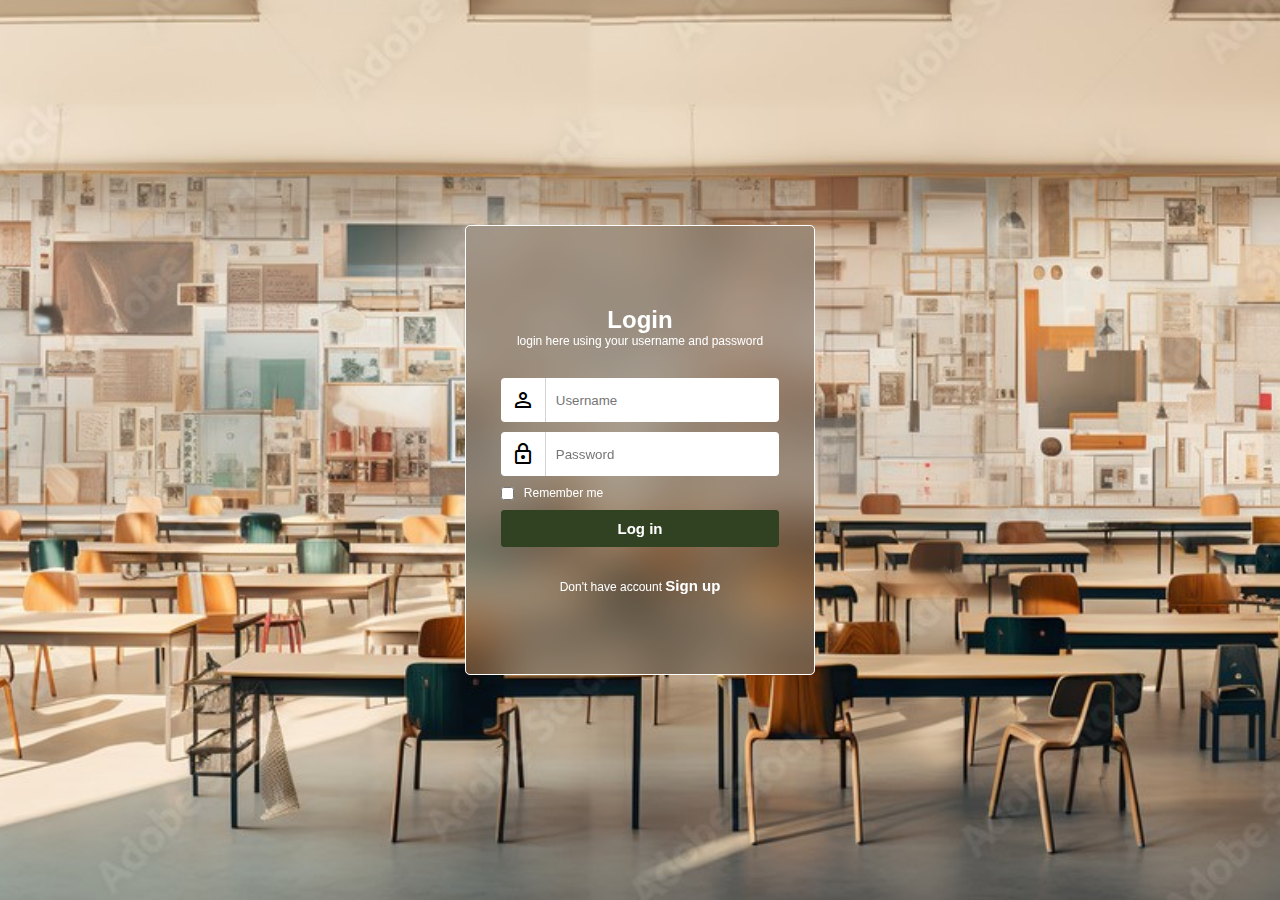
<file: login.html>
<!DOCTYPE html>
<html lang="en">
  <head>
    <meta charset="UTF-8" />
    <meta name="viewport" content="width=device-width, initial-scale=1.0" />
    <title>Login Form</title>
    <link rel="stylesheet" href="login.css" />
    <link
      rel="stylesheet"
      href="https://fonts.googleapis.com/css2?family=Material+Symbols+Outlined:opsz,wght,FILL,GRAD@24,400,0,0"
    />
  </head>
  <body>
    <main>
      <form id="login">
        <header>
          <h2>Login</h2>
          <p>login here using your username and password</p>
        </header>
        <div class="wrapper">
          <i class="material-symbols-outlined">person</i>
          <input type="text" placeholder="Username" />
        </div>
        <div class="wrapper">
          <i class="material-symbols-outlined">lock</i>
          <input type="password" placeholder="Password" />
        </div>
        <div class="wrapper remember">
          <input id="check" type="checkbox" />
          <label for="check">Remember me</label>
        </div>
        <button><a href="programs/web.html">Log in</a></button>
        <p class="footer">Don't have account <a onclick="swithMode()" href="#">Sign up</a></p>
      </form>
      <form id="singup">
        <header>
          <h2>Singup</h2>
          <p>Singup here using your username and password</p>
        </header>
        <div class="wrapper">
          <i class="material-symbols-outlined">person</i>
          <input type="text" placeholder="Username" />
        </div>
        <div class="wrapper">
          <i class="material-symbols-outlined">mail</i>
          <input type="email" placeholder="Email" />
        </div>
        <div class="wrapper">
          <i class="material-symbols-outlined">call</i>
          <input type="number" placeholder="Phone" />
        </div>
        <div class="wrapper">
          <i class="material-symbols-outlined">lock</i>
          <input type="password" placeholder="Password" />
        </div>
        <div class="wrapper remember">
          <input id="check1" type="checkbox" />
          <label for="check1">i agree to term & coditions</label>
        </div>
        <button><a href="programs/web.html">Log in</a></button>
        <p class="footer">already have account <a onclick="swithMode()" href="#">Login</a></p>
      </form>
    </main>
    <script>
      function swithMode(){
        document.body.classList.toggle("active")
      }
    </script>
  </body>
</html>
</file>
<file: style.css>
:root {

    /**
     * colors
     */
  
    --selective-yellow: hsl(42, 94%, 55%);
    --eerie-black-1: hsl(0, 0%, 9%);
    --eerie-black-2: hsl(180, 3%, 7%);
    --quick-silver: hsl(0, 0%, 65%);
    --radical-red: hsl(351, 83%, 61%);
    --light-gray: hsl(0, 0%, 80%);
    --isabelline: hsl(36, 33%, 94%);
    --gray-x-11: hsl(0, 0%, 73%);
    --kappel_15: hsla(170, 75%, 41%, 0.15);
    --platinum: hsl(0, 0%, 90%);
    --gray-web: hsl(0, 0%, 50%);
    --black_80: hsla(0, 0%, 0%, 0.8);
    --white_50: hsla(0, 0%, 100%, 0.5);
    --black_50: hsla(0, 0%, 0%, 0.5);
    --black_30: hsla(0, 0%, 0%, 0.3);
    --kappel: hsl(170, 75%, 41%);
    --white: hsl(0, 0%, 100%);
  
    
  
    --gradient: linear-gradient(-90deg,hsl(151, 58%, 46%) 0%,hsl(170, 75%, 41%) 100%);
  
    /**
     * typography
     */
  
    --ff-league_spartan: 'League Spartan', sans-serif;
    --ff-poppins: 'Poppins', sans-serif; 
  
    --fs-1: 4.2rem;
    --fs-2: 3.2rem;
    --fs-3: 2.3rem;
    --fs-4: 1.8rem;
    --fs-5: 1.5rem;
    --fs-6: 1.4rem;
    --fs-7: 1.3rem;
  
    --fw-500: 500;
    --fw-600: 600;
  
    /**
     * spacing
     */
  
    --section-padding: 75px;
  
    /**
     * shadow
     */
  
    --shadow-1: 0 6px 15px 0 hsla(0, 0%, 0%, 0.05);
    --shadow-2: 0 10px 30px hsla(0, 0%, 0%, 0.06);
    --shadow-3: 0 10px 50px 0 hsla(220, 53%, 22%, 0.1);
  
    /**
     * radius
     */
  
    --radius-pill: 500px;
    --radius-circle: 50%;
    --radius-3: 3px;
    --radius-5: 5px;
    --radius-10: 10px;
  
    /**
     * transition
     */
  
    --transition-1: 0.25s ease;
    --transition-2: 0.5s ease;
    --cubic-in: cubic-bezier(0.51, 0.03, 0.64, 0.28);
    --cubic-out: cubic-bezier(0.33, 0.85, 0.4, 0.96);
  
  }
  
  
  
  
  
  /*-----------------------------------*\
    #RESET
  \*-----------------------------------*/
  
  *,
  *::before,
  *::after {
    margin: 0;
    padding: 0;
    box-sizing: border-box;
  }
  
  li { list-style: none; }
  
  a,
  img,
  span,
  data,
  input,
  button,
  ion-icon { display: block; }
  
  a {
    color: inherit;
    text-decoration: none;
  }
  
  img { height: auto; }
  
  input,
  button {
    background: none;
    border: none;
    font: inherit;
  }
  
  input { width: 100%; }
  
  button { cursor: pointer; }
  
  ion-icon { pointer-events: none; }
  
  address { font-style: normal; }
  
  html {
    font-family: var(--ff-poppins);
    font-size: 10px;
    scroll-behavior: smooth;
  }
  
  body {
    background-color: var(--white);
    color: var(--gray-web);
    font-size: 1.6rem;
    line-height: 1.75;
  }
  
  :focus-visible { outline-offset: 4px; }
  
  ::-webkit-scrollbar { width: 10px; }
  
  ::-webkit-scrollbar-track { background-color: hsl(0, 0%, 98%); }
  
  ::-webkit-scrollbar-thumb { background-color: hsl(0, 0%, 80%); }
  
  ::-webkit-scrollbar-thumb:hover { background-color: hsl(0, 0%, 70%); }
  
  
  
  
  
  /*-----------------------------------*\
    #REUSED STYLE
  \*-----------------------------------*/
  
  .container { padding-inline: 15px; }
  
  .section { padding-block: var(--section-padding); }
  
  .shape {
    position: absolute;
    display: none;
  }
  
  .has-bg-image {
    background-repeat: no-repeat;
    background-size: cover;
    background-position: center;
  }
  
  .h1,
  .h2,
  .h3 {
    color: var(--eerie-black-1);
    font-family: var(--ff-league_spartan);
    line-height: 1;
  }
  
  .h1,
  .h2 { font-weight: var(--fw-600); }
  
  .h1 { font-size: var(--fs-1); }
  
  .h2 { font-size: var(--fs-2); }
  
  .h3 {
    font-size: var(--fs-3);
    font-weight: var(--fw-500);
  }
  
  .section-title {
    --color: var(--radical-red);
    text-align: center;
  }
  
  .section-title .span {
    display: inline-block;
    color: var(--color);
  }
  
  .btn {
    background-color: var(--kappel);
    color: var(--white);
    font-family: var(--ff-league_spartan);
    font-size: var(--fs-4);
    display: flex;
    align-items: center;
    gap: 7px;
    max-width: max-content;
    padding: 10px 20px;
    border-radius: var(--radius-5);
    overflow: hidden;
  }
  
  .has-before,
  .has-after {
    position: relative;
    z-index: 1;
  }
  
  .has-before::before,
  .has-after::after {
    position: absolute;
    content: "";
  }
  
  .btn::before {
    inset: 0;
    background-image: var(--gradient);
    z-index: -1;
    border-radius: inherit;
    transform: translateX(-100%);
    transition: var(--transition-2);
  }
  
  .btn:is(:hover, :focus)::before { transform: translateX(0); }
  
  .img-holder {
    aspect-ratio: var(--width) / var(--height);
    background-color: var(--light-gray);
    overflow: hidden;
  }
  
  .img-cover {
    width: 100%;
    height: 100%;
    object-fit: cover;
  }
  
  .section-subtitle {
    font-size: var(--fs-5);
    text-transform: uppercase;
    font-weight: var(--fw-500);
    letter-spacing: 1px;
    text-align: center;
    margin-block-end: 15px;
  }
  
  .section-text {
    font-size: var(--fs-5);
    text-align: center;
    margin-block: 15px 25px;
  }
  
  .grid-list {
    display: grid;
    gap: 30px;
  }
  
  .category-card,
  .stats-card { background-color: hsla(var(--color), 0.1); }
  
  :is(.course, .blog) .section-title { margin-block-end: 40px; }
  
  
  
  
  
  /*-----------------------------------*\
    #HEADER
  \*-----------------------------------*/
  
  .header .btn { display: none; }
  
  .header {
    position: absolute;
    top: 0;
    left: 0;
    width: 100%;
    background-color: var(--white);
    padding-block: 12px;
    box-shadow: var(--shadow-1);
    z-index: 4;
  }
  
  .header.active { position: fixed; }
  
  .header .container,
  .header-actions,
  .navbar .wrapper {
    display: flex;
    justify-content: space-between;
    align-items: center;
    gap: 15px;
  }
  
  .header-action-btn,
  .nav-close-btn {
    position: relative;
    color: var(--eerie-black-1);
    font-size: 24px;
    transition: var(--transition-1);
  }
  
  .header-action-btn:is(:hover, :focus) { color: var(--kappel); }
  
  .header-action-btn .btn-badge {
    position: absolute;
    top: -10px;
    right: -10px;
    background-color: var(--kappel);
    color: var(--white);
    font-family: var(--ff-league_spartan);
    font-size: var(--fs-6);
    min-width: 20px;
    height: 20px;
    border-radius: var(--radius-circle);
  }
  
  .navbar {
    position: fixed;
    top: 0;
    left: -320px;
    background-color: var(--white);
    width: 100%;
    max-width: 320px;
    height: 100%;
    z-index: 2;
    transition: 0.25s var(--cubic-in);
  }
  
  .navbar.active {
    transform: translateX(320px);
    transition: 0.5s var(--cubic-out);
  }
  
  .navbar .wrapper {
    padding: 15px 20px;
    border-block-end: 1px solid var(--platinum);
  }
  
  .nav-close-btn {
    background-color: var(--white);
    box-shadow: var(--shadow-2);
    padding: 8px;
    border-radius: var(--radius-circle);
  }
  
  .nav-close-btn:is(:hover, :focus) {
    background-color: var(--kappel);
    color: var(--white);
  }
  
  .navbar-list { padding: 15px 20px; }
  
  .navbar-item:not(:last-child) { border-block-end: 1px solid var(--platinum); }
  
  .navbar-link {
    padding-block: 8px;
    font-weight: var(--fw-500);
    transition: var(--transition-1);
  }
  
  .navbar-link:is(:hover, :focus) { color: var(--kappel); }
  
  .overlay {
    position: fixed;
    inset: 0;
    background-color: var(--black_80);
    pointer-events: none;
    opacity: 0;
    z-index: 1;
    transition: var(--transition-1);
  }
  
  .overlay.active {
    opacity: 1;
    pointer-events: all;
  }
  
  
  
  
  
  /*-----------------------------------*\
    #HERO
  \*-----------------------------------*/
  
  .hero { padding-block-start: calc(var(--section-padding) + 80px); }
  
  .hero .container {
    display: grid;
    gap: 40px;
  }
  
  .hero-text {
    color: var(--eerie-black-1);
    font-size: var(--fs-4);
    text-align: center;
    margin-block: 18px 20px;
  }
  
  .hero .btn { margin-inline: auto; }
  
  .hero-banner {
    display: grid;
    grid-template-columns: 1fr 0.8fr;
    align-items: flex-start;
    gap: 30px;
  }
  
  .hero-banner .img-holder.one {
    border-top-right-radius: 70px;
    border-bottom-left-radius: 110px;
  }
  
  .hero-banner .img-holder.two {
    border-top-left-radius: 50px;
    border-bottom-right-radius: 90px;
  }
  
  
  
  
  
  /*-----------------------------------*\
    #CATEGORY
  \*-----------------------------------*/
  
  .category .section-subtitle { color: var(--radical-red); }
  
  .category .section-title { --color: var(--kappel); }
  
  .category .section-text { margin-block-end: 40px; }
  
  .category-card {
    padding: 50px 30px;
    text-align: center;
    border-radius: var(--radius-5);
  }
  
  .category-card .card-icon {
    background-color: hsla(var(--color), 0.1);
    width: 80px;
    height: 80px;
    display: grid;
    place-items: center;
    border-radius: var(--radius-circle);
    margin-inline: auto;
    margin-block-end: 30px;
  }
  
  .category-card .card-text {
    color: var(--eerie-black-1);
    font-size: var(--fs-5);
    margin-block: 15px 25px;
  }
  
  .category-card .card-badge {
    background-color: hsla(var(--color), 0.1);
    color: hsl(var(--color));
    font-size: var(--fs-5);
    font-weight: var(--fw-500);
    padding: 2px 18px;
    max-width: max-content;
    margin-inline: auto;
    border-radius: var(--radius-5);
  }
  
  
  
  
  
  /*-----------------------------------*\
    #ABOUT
  \*-----------------------------------*/
  
  .about {
    padding-block-start: 0;
    overflow: hidden;
  }
  
  .about .container {
    display: grid;
    gap: 30px;
  }
  
  .about-banner {
    position: relative;
    z-index: 1;
  }
  
  .about-banner .img-holder { border-radius: var(--radius-10); }
  
  .about-shape-2 {
    display: block;
    bottom: -100px;
    left: -60px;
    animation: bounce 2.5s infinite;
  }
  
  @keyframes bounce {
    0%,
    20%,
    50%,
    80%,
    100% { transform: translateY(0); }
  
    40% { transform: translateY(-30px); }
  
    60% { transform: translateY(-15px); }
  }
  
  .about :is(.section-subtitle, .section-title, .section-text) {
    text-align: left;
  }
  
  .about-item {
    margin-block: 15px;
    display: flex;
    align-items: center;
    gap: 15px;
  }
  
  .about-item ion-icon {
    color: var(--selective-yellow);
    font-size: 20px;
    --ionicon-stroke-width: 50px;
  }
  
  .about-item .span {
    color: var(--eerie-black-1);
    font-family: var(--ff-league_spartan);
  }
  
  
  
  
  
  /*-----------------------------------*\
    #COURSE
  \*-----------------------------------*/
  
  .course { background-color: var(--isabelline); }
  
  .course-card {
    position: relative;
    background-color: var(--white);
    border-radius: var(--radius-5);
    overflow: hidden;
  }
  
  .course-card .img-cover { transition: var(--transition-2); }
  
  .course-card:is(:hover, :focus-within) .img-cover { transform: scale(1.1); }
  
  .course-card :is(.abs-badge, .badge) {
    font-family: var(--ff-league_spartan);
    border-radius: var(--radius-3);
  }
  
  .course-card .abs-badge {
    position: absolute;
    top: 10px;
    right: 10px;
    background-color: var(--selective-yellow);
    color: var(--white);
    display: flex;
    align-items: center;
    gap: 5px;
    line-height: 1;
    padding: 6px 8px;
    padding-block-end: 3px;
  }
  
  .course-card .abs-badge ion-icon {
    font-size: 18px;
    margin-block-end: 5px;
    --ionicon-stroke-width: 50px;
  }
  
  .course-card .card-content { padding: 25px; }
  
  .course-card .badge {
    background-color: var(--kappel_15);
    max-width: max-content;
    color: var(--kappel);
    line-height: 25px;
    padding-inline: 10px;
  }
  
  .course-card .card-title {
    display: -webkit-box;
    -webkit-box-orient: vertical;
    -webkit-line-clamp: 2;
    overflow: hidden;
    margin-block: 15px 8px;
    transition: var(--transition-1);
  }
  
  .course-card .card-title:is(:hover, :focus) { color: var(--kappel); }
  
  .course-card :is(.wrapper, .rating-wrapper, .card-meta-list, .card-meta-item) {
    display: flex;
    align-items: center;
  }
  
  .course-card .wrapper { gap: 10px; }
  
  .course-card .rating-wrapper { gap: 3px; }
  
  .course-card .rating-wrapper ion-icon { color: var(--selective-yellow); }
  
  .course-card .rating-text {
    color: var(--eerie-black-1);
    font-size: var(--fs-6);
    font-weight: var(--fw-500);
  }
  
  .course-card .price {
    color: var(--radical-red);
    font-family: var(--ff-league_spartan);
    font-size: var(--fs-4);
    font-weight: var(--fw-600);
    margin-block: 8px 15px;
  }
  
  .course-card .card-meta-list { flex-wrap: wrap; }
  
  .course-card .card-meta-item {
    position: relative;
    gap: 5px;
  }
  
  .course-card .card-meta-item:not(:last-child)::after {
    content: "|";
    display: inline-block;
    color: var(--platinum);
    padding-inline: 10px;
  }
  
  .course-card .card-meta-item ion-icon {
    color: var(--quick-silver);
    --ionicon-stroke-width: 50px;
  }
  
  .course-card .card-meta-item .span {
    color: var(--eerie-black-1);
    font-size: var(--fs-7);
  }
  
  .course .btn {
    margin-inline: auto;
    margin-block-start: 60px;
  }
  
  
  
  
  
  /*-----------------------------------*\
    #VIDEO
  \*-----------------------------------*/
  
  .video {
    background-size: contain;
    background-position: center top;
  }
  
  .video-banner {
    position: relative;
    border-top-right-radius: 80px;
    border-bottom-left-radius: 120px;
  }
  
  .video .play-btn {
    position: absolute;
    top: 50%;
    left: 50%;
    transform: translate(-50%, -50%);
    background-color: var(--radical-red);
    font-size: 30px;
    padding: 16px;
    color: var(--white);
    border-radius: var(--radius-circle);
    box-shadow: 0 0 0 0 var(--white_50);
    z-index: 1;
    animation: pulse 3s ease infinite;
  }
  
  @keyframes pulse {
    0% { box-shadow: 0 0 0 0 var(--white_50); }
    100% { box-shadow: 0 0 0 20px transparent; }
  }
  
  .video-banner::after {
    inset: 0;
    background-color: var(--black_30);
  }
  
  
  
  
  
  /*-----------------------------------*\
    #STATS
  \*-----------------------------------*/
  
  .stats-card {
    text-align: center;
    padding: 25px;
    border-radius: var(--radius-10);
  }
  
  .stats-card :is(.card-title, .card-text) { font-family: var(--ff-league_spartan); }
  
  .stats-card .card-title {
    color: hsl(var(--color));
    font-size: var(--fs-2);
    line-height: 1.1;
  }
  
  .stats-card .card-text {
    color: var(--eerie-black-1);
    text-transform: uppercase;
  }
  
  
  
  
  
  /*-----------------------------------*\
    #BLOG
  \*-----------------------------------*/
  
  .blog-card .card-banner { border-radius: var(--radius-10); }
  
  .blog-card .card-banner .img-cover { transition: var(--transition-2); }
  
  .blog-card .card-banner::after {
    inset: 0;
    background-color: var(--black_50);
    opacity: 0;
    transition: var(--transition-1);
  }
  
  .blog-card:is(:hover, :focus-within) .card-banner .img-cover { transform: scale(1.1); }
  
  .blog-card:is(:hover, :focus-within) .card-banner::after { opacity: 1; }
  
  .blog-card .card-content {
    position: relative;
    margin-inline: 15px;
    background-color: var(--white);
    padding: 20px;
    border-radius: var(--radius-10);
    box-shadow: var(--shadow-3);
    margin-block-start: -100px;
    z-index: 1;
  }
  
  .blog-card .card-btn {
    position: absolute;
    top: -40px;
    right: 30px;
    background-color: var(--kappel);
    color: var(--white);
    font-size: 20px;
    padding: 20px;
    border-radius: var(--radius-circle);
    transition: var(--transition-1);
    opacity: 0;
  }
  
  .blog-card .card-btn:is(:hover, :focus) { background-color: var(--radical-red); }
  
  .blog-card:is(:hover, :focus-within) .card-btn {
    opacity: 1;
    transform: translateY(10px);
  }
  
  .blog-card :is(.card-meta-item, .card-text, .card-subtitle) {
    font-size: var(--fs-5);
  }
  
  .blog-card .card-subtitle { text-transform: uppercase; }
  
  .blog-card .card-title {
    margin-block: 10px 15px;
    transition: var(--transition-1);
  }
  
  .blog-card .card-title:is(:hover, :focus) { color: var(--kappel); }
  
  .blog-card :is(.card-meta-list, .card-meta-item) { display: flex; }
  
  .blog-card .card-meta-list {
    flex-wrap: wrap;
    gap: 10px 20px;
    margin-block-end: 20px;
  }
  
  .blog-card .card-meta-item {
    gap: 10px;
    align-items: center;
    color: var(--eerie-black-1);
  }
  
  .blog-card .card-meta-item ion-icon {
    color: var(--kappel);
    font-size: 18px;
    --ionicon-stroke-width: 40px;
  }
  
  
  
  
  
  /*-----------------------------------*\
    #FOOTER
  \*-----------------------------------*/
  
  .footer {
    background-repeat: no-repeat;
    background-color: var(--eerie-black-2);
    color: var(--gray-x-11);
    font-size: var(--fs-5);
  }
  
  .footer-top {
    display: grid;
    gap: 30px;
  }
  
  .footer-brand-text { margin-block: 20px; }
  
  .footer-brand .wrapper {
    display: flex;
    gap: 5px;
  }
  
  .footer-brand .wrapper .span { font-weight: var(--fw-500); }
  
  .footer-link { transition: var(--transition-1); }
  
  .footer-link:is(:hover, :focus) { color: var(--kappel); }
  
  .footer-list-title {
    color: var(--white);
    font-family: var(--ff-league_spartan);
    font-size: var(--fs-3);
    font-weight: var(--fw-600);
    margin-block-end: 10px;
  }
  
  .footer-list .footer-link { padding-block: 5px; }
  
  .newsletter-form { margin-block: 20px 35px; }
  
  .newsletter-form .input-field {
    background-color: var(--white);
    padding: 12px;
    border-radius: var(--radius-5);
    margin-block-end: 20px;
  }
  
  .newsletter-form .btn {
    min-width: 100%;
    justify-content: center;
  }
  
  .social-list {
    display: flex;
    gap: 25px;
  }
  
  .social-link { font-size: 20px; }
  
  .footer-bottom {
    border-block-start: 1px solid var(--eerie-black-1);
    padding-block: 30px;
  }
  
  .copyright { text-align: center; }
  
  .copyright-link {
    color: var(--kappel);
    display: inline-block;
  }
  
  
  
  
  
  /*-----------------------------------*\
    #BACK TO TOP
  \*-----------------------------------*/
  
  .back-top-btn {
    position: fixed;
    bottom: 40px;
    right: 30px;
    background-color: var(--kappel);
    color: var(--white);
    font-size: 20px;
    padding: 15px;
    border-radius: var(--radius-circle);
    z-index: 3;
    opacity: 0;
    pointer-events: none;
    transition: var(--transition-1);
  }
  
  .back-top-btn.active {
    transform: translateY(10px);
    opacity: 1;
    pointer-events: all;
  }
  
  
  
  
  
  /*-----------------------------------*\
    #MEDIA QUERIES
  \*-----------------------------------*/
  
  /**
   * responsive for large than 575px screen
   */
  
  @media (min-width: 575px) {
  
    /**
     * REUSED STYLE
     */
  
    .container {
      max-width: 520px;
      width: 100%;
      margin-inline: auto;
    }
  
    .grid-list { grid-template-columns: 1fr 1fr; }
  
    :is(.course, .blog) .grid-list { grid-template-columns: 1fr; }
  
  
  
    /**
     * HEADER
     */
  
    .header .container { max-width: unset; }
  
    .header-actions { gap: 30px; }
  
  
  
    /**
     * HERO
     */
  
    .hero-banner { grid-template-columns: 1fr 0.9fr; }
  
  
  
    /**
     * VIDEO
     */
  
    .video .play-btn { padding: 25px; }
  
  
  
    /**
     * STATS
     */
  
    .stats-card { padding: 40px 30px; }
  
  
  
    /**
     * FOOTER
     */
  
    .footer-brand,
    .footer-list:last-child { grid-column: 1 / 3; }
  
    .newsletter-form {
      display: flex;
      align-items: center;
      gap: 10px;
    }
  
    .newsletter-form .input-field { margin-block-end: 0; }
  
    .newsletter-form .btn { min-width: max-content; }
  
  }
  
  
  
  
  
  /**
   * responsive for large than 768px screen
   */
  
  @media (min-width: 768px) {
  
    /**
     * CUSTOM PROPERTY
     */
  
    :root {
  
      /**
       * typography
       */
  
      --fs-1: 4.6rem;
      --fs-2: 3.8rem;
  
    }
  
  
  
    /**
     * REUSED STYLE
     */
  
    .container { max-width: 720px; }
  
    .btn { padding: 15px 30px; }
  
    :is(.course, .blog) .grid-list { grid-template-columns: 1fr 1fr; }
  
  
  
    /**
     * HEADER
     */
  
    .header .container { padding-inline: 30px; }
  
    .header .btn {
      display: flex;
      padding: 10px 30px;
      margin-inline: 20px;
    }
  
  
  
    /**
     * HERO
     */
  
    .hero { padding-block-start: calc(var(--section-padding) + 90px); }
  
    .hero .container { gap: 50px; }
  
    .hero-text { margin-block-end: 30px; }
  
    .hero-banner {
      position: relative;
      z-index: 1;
    }
  
    .hero-banner .img-holder { max-width: max-content; }
  
    .hero-banner .img-holder.one { justify-self: flex-end; }
  
    .hero-banner .img-holder.two { margin-block-start: 100px; }
  
    .hero-shape-1 {
      display: block;
      position: absolute;
      bottom: -40px;
      left: -10px;
    }
  
  
  
    /**
     * ABOUT
     */
  
    .about { padding-block-start: 50px; }
  
    .about-banner {
      padding: 60px;
      padding-inline-end: 0;
    }
  
    .about-banner .img-holder {
      max-width: max-content;
      margin-inline: auto;
    }
  
    .about-shape-1 {
      display: block;
      top: -40px;
      right: -70px;
    }
  
  
  
    /**
     * FOOTER
     */
  
    .footer-brand,
    .footer-list:last-child { grid-column: auto; }
  
    .newsletter-form .btn { padding-block: 10px; }
  
  }
  
  
  
  
  
  /**
   * responsive for large than 992px screen
   */
  
  @media (min-width: 992px) {
  
    /**
     * CUSTOM PROPERTY
     */
  
    :root {
  
      /**
       * typography
       */
  
      --fs-1: 5.5rem;
      --fs-2: 4.5rem;
  
    }
  
  
  
    /**
     * REUSED STYLE
     */
  
    .container { max-width: 960px; }
  
    .grid-list { grid-template-columns: repeat(4, 1fr); }
  
    :is(.course, .blog) .grid-list { grid-template-columns: repeat(3, 1fr); }
  
  
  
    /**
     * HERO
     */
  
    .hero .container {
      grid-template-columns: 1fr 1fr;
      align-items: center;
    }
  
    .hero .section-title,
    .hero-text { text-align: left; }
  
    .hero .btn { margin-inline: 0; }
  
  
  
    /**
     * ABOUT
     */
  
    .about .container {
      grid-template-columns: 1fr 0.6fr;
      align-items: center;
      gap: 60px;
    }
  
  
  
    /**
     * VIDEO
     */
  
    .video-banner {
      max-width: 75%;
      margin-inline: auto;
    }
  
  
  
    /**
     * FOOTER
     */
  
    .footer .grid-list { grid-template-columns: 1fr 0.6fr 0.6fr 1.2fr; }
  
  }
  
  
  
  
  
  /**
   * responsive for large than 1200px screen
   */
  
  @media (min-width: 1200px) {
  
    /**
     * CUSTOM PROPERTY
     */
  
    :root {
  
      /**
       * typography
       */
  
      --fs-1: 6.5rem;
  
      /**
       * spacing
       */
  
      --section-padding: 120px;
  
    }
  
  
  
    /**
     * REUSED STYLE
     */
  
    .container { max-width: 1185px; }
  
    .shape { display: block; }
  
    .about-content,
    .video-card,
    .blog { position: relative; }
  
  
  
    /**
     * HEADER
     */
  
    .header-action-btn:last-child,
    .navbar .wrapper,
    .overlay { display: none; }
  
    .header.active {
      transform: translateY(-100%);
      animation: slideIn 0.5s ease forwards;
    }
  
    @keyframes slideIn {
      0% { transform: translateY(-100%); }
      100% { transform: translateY(0); }
    }
  
    .navbar,
    .navbar.active { all: unset; }
  
    .navbar-list {
      display: flex;
      gap: 50px;
      padding: 0;
    }
  
    .navbar-item:not(:last-child) { border-block-end: none; }
  
    .navbar-link {
      color: var(--eerie-black-1);
      padding-block: 20px;
    }
  
    .header .btn { margin-inline-end: 0; }
  
  
  
    /**
     * HERO
     */
  
    .hero { padding-block-start: calc(var(--section-padding) + 120px); }
  
    .hero .container { gap: 80px; }
  
    .hero-shape-2 {
      top: -80px;
      z-index: -1;
    }
  
  
  
    /**
     * ABOUT
     */
  
    .about .container { gap: 110px; }
  
    .about-banner .img-holder { margin-inline: 0; }
  
    .about-shape-3 {
      top: -20px;
      left: -100px;
      z-index: -1;
    }
  
    .about-content { z-index: 1; }
  
    .about-shape-4 {
      top: 30px;
      right: -60px;
      z-index: -1;
    }
  
  
  
    /**
     * VIDEO
     */
  
    .video-shape-1 {
      top: -50px;
      left: 0;
    }
  
    .video-shape-2 {
      top: -80px;
      right: 120px;
      z-index: 1;
    }
  
  
  
    /**
     * BLOG
     */
  
    .blog-shape {
      top: 0;
      left: 0;
    }
  
  }
</file>
<file: course.css>
/*-----------------------------------*\
  #style.css
\*-----------------------------------*/

/**
 * copyright 2022 codewithsadee
 */





/*-----------------------------------*\
  #CUSTOM PROPERTY
\*-----------------------------------*/

:root {

    /**
     * colors
     */
  
    --selective-yellow: hsl(42, 94%, 55%);
    --eerie-black-1: hsl(0, 0%, 9%);
    --eerie-black-2: hsl(180, 3%, 7%);
    --quick-silver: hsl(0, 0%, 65%);
    --radical-red: hsl(351, 83%, 61%);
    --light-gray: hsl(0, 0%, 80%);
    --isabelline: hsl(36, 33%, 94%);
    --gray-x-11: hsl(0, 0%, 73%);
    --kappel_15: hsla(170, 75%, 41%, 0.15);
    --platinum: hsl(0, 0%, 90%);
    --gray-web: hsl(0, 0%, 50%);
    --black_80: hsla(0, 0%, 0%, 0.8);
    --white_50: hsla(0, 0%, 100%, 0.5);
    --black_50: hsla(0, 0%, 0%, 0.5);
    --black_30: hsla(0, 0%, 0%, 0.3);
    --kappel: hsl(170, 75%, 41%);
    --white: hsl(0, 0%, 100%);
  
    /**
     * gradient color
     */
  
    --gradient: linear-gradient(-90deg,hsl(151, 58%, 46%) 0%,hsl(170, 75%, 41%) 100%);
  
    /**
     * typography
     */
  
    --ff-league_spartan: 'League Spartan', sans-serif;
    --ff-poppins: 'Poppins', sans-serif; 
  
    --fs-1: 4.2rem;
    --fs-2: 3.2rem;
    --fs-3: 2.3rem;
    --fs-4: 1.8rem;
    --fs-5: 1.5rem;
    --fs-6: 1.4rem;
    --fs-7: 1.3rem;
  
    --fw-500: 500;
    --fw-600: 600;
  
    /**
     * spacing
     */
  
    --section-padding: 75px;
  
    /**
     * shadow
     */
  
    --shadow-1: 0 6px 15px 0 hsla(0, 0%, 0%, 0.05);
    --shadow-2: 0 10px 30px hsla(0, 0%, 0%, 0.06);
    --shadow-3: 0 10px 50px 0 hsla(220, 53%, 22%, 0.1);
  
    /**
     * radius
     */
  
    --radius-pill: 500px;
    --radius-circle: 50%;
    --radius-3: 3px;
    --radius-5: 5px;
    --radius-10: 10px;
  
    /**
     * transition
     */
  
    --transition-1: 0.25s ease;
    --transition-2: 0.5s ease;
    --cubic-in: cubic-bezier(0.51, 0.03, 0.64, 0.28);
    --cubic-out: cubic-bezier(0.33, 0.85, 0.4, 0.96);
  
  }
  
  
  
  
  
  /*-----------------------------------*\
    #RESET
  \*-----------------------------------*/
  
  *,
  *::before,
  *::after {
    margin: 0;
    padding: 0;
    box-sizing: border-box;
  }
  
  li { list-style: none; }
  
  a,
  img,
  span,
  data,
  input,
  button,
  ion-icon { display: block; }
  
  a {
    color: inherit;
    text-decoration: none;
  }
  
  img { height: auto; }
  
  input,
  button {
    background: none;
    border: none;
    font: inherit;
  }
  
  input { width: 100%; }
  
  button { cursor: pointer; }
  
  ion-icon { pointer-events: none; }
  
  address { font-style: normal; }
  
  html {
    font-family: var(--ff-poppins);
    font-size: 10px;
    scroll-behavior: smooth;
  }
  
  body {
    background-color: var(--white);
    color: var(--gray-web);
    font-size: 1.6rem;
    line-height: 1.75;
  }
  
  :focus-visible { outline-offset: 4px; }
  
  ::-webkit-scrollbar { width: 10px; }
  
  ::-webkit-scrollbar-track { background-color: hsl(0, 0%, 98%); }
  
  ::-webkit-scrollbar-thumb { background-color: hsl(0, 0%, 80%); }
  
  ::-webkit-scrollbar-thumb:hover { background-color: hsl(0, 0%, 70%); }
  
  
  
  
  
  /*-----------------------------------*\
    #REUSED STYLE
  \*-----------------------------------*/
  
  .container { padding-inline: 15px; }
  
  .section { padding-block: var(--section-padding); }
  
  .shape {
    position: absolute;
    display: none;
  }
  
  .has-bg-image {
    background-repeat: no-repeat;
    background-size: cover;
    background-position: center;
  }
  
  .h1,
  .h2,
  .h3 {
    color: var(--eerie-black-1);
    font-family: var(--ff-league_spartan);
    line-height: 1;
  }
  
  .h1,
  .h2 { font-weight: var(--fw-600); }
  
  .h1 { font-size: var(--fs-1); }
  
  .h2 { font-size: var(--fs-2); }
  
  .h3 {
    font-size: var(--fs-3);
    font-weight: var(--fw-500);
  }
  
  .section-title {
    --color: var(--radical-red);
    text-align: center;
  }
  
  .section-title .span {
    display: inline-block;
    color: var(--color);
  }
  
  .btn {
    background-color: var(--kappel);
    color: var(--white);
    font-family: var(--ff-league_spartan);
    font-size: var(--fs-4);
    display: flex;
    align-items: center;
    gap: 7px;
    max-width: max-content;
    padding: 10px 20px;
    border-radius: var(--radius-5);
    overflow: hidden;
  }
  
  .has-before,
  .has-after {
    position: relative;
    z-index: 1;
  }
  
  .has-before::before,
  .has-after::after {
    position: absolute;
    content: "";
  }
  
  .btn::before {
    inset: 0;
    background-image: var(--gradient);
    z-index: -1;
    border-radius: inherit;
    transform: translateX(-100%);
    transition: var(--transition-2);
  }
  
  .btn:is(:hover, :focus)::before { transform: translateX(0); }
  
  .img-holder {
    aspect-ratio: var(--width) / var(--height);
    background-color: var(--light-gray);
    overflow: hidden;
  }
  
  .img-cover {
    width: 100%;
    height: 100%;
    object-fit: cover;
  }
  
  .section-subtitle {
    font-size: var(--fs-5);
    text-transform: uppercase;
    font-weight: var(--fw-500);
    letter-spacing: 1px;
    text-align: center;
    margin-block-end: 15px;
  }
  
  .section-text {
    font-size: var(--fs-5);
    text-align: center;
    margin-block: 15px 25px;
  }
  
  .grid-list {
    display: grid;
    gap: 30px;
  }
  
  .category-card,
  .stats-card { background-color: hsla(var(--color), 0.1); }
  
  :is(.course, .blog) .section-title { margin-block-end: 40px; }
  
  
  
  
  
  /*-----------------------------------*\
    #HEADER
  \*-----------------------------------*/
  
  .header .btn { display: none; }
  
  .header {
    position: absolute;
    top: 0;
    left: 0;
    width: 100%;
    background-color: var(--white);
    padding-block: 12px;
    box-shadow: var(--shadow-1);
    z-index: 4;
  }
  
  .header.active { position: fixed; }
  
  .header .container,
  .header-actions,
  .navbar .wrapper {
    display: flex;
    justify-content: space-between;
    align-items: center;
    gap: 15px;
  }
  
  .header-action-btn,
  .nav-close-btn {
    position: relative;
    color: var(--eerie-black-1);
    font-size: 24px;
    transition: var(--transition-1);
  }
  
  .header-action-btn:is(:hover, :focus) { color: var(--kappel); }
  
  .header-action-btn .btn-badge {
    position: absolute;
    top: -10px;
    right: -10px;
    background-color: var(--kappel);
    color: var(--white);
    font-family: var(--ff-league_spartan);
    font-size: var(--fs-6);
    min-width: 20px;
    height: 20px;
    border-radius: var(--radius-circle);
  }
  
  .navbar {
    position: fixed;
    top: 0;
    left: -320px;
    background-color: var(--white);
    width: 100%;
    max-width: 320px;
    height: 100%;
    z-index: 2;
    transition: 0.25s var(--cubic-in);
  }
  
  .navbar.active {
    transform: translateX(320px);
    transition: 0.5s var(--cubic-out);
  }
  
  .navbar .wrapper {
    padding: 15px 20px;
    border-block-end: 1px solid var(--platinum);
  }
  
  .nav-close-btn {
    background-color: var(--white);
    box-shadow: var(--shadow-2);
    padding: 8px;
    border-radius: var(--radius-circle);
  }
  
  .nav-close-btn:is(:hover, :focus) {
    background-color: var(--kappel);
    color: var(--white);
  }
  
  .navbar-list { padding: 15px 20px; }
  
  .navbar-item:not(:last-child) { border-block-end: 1px solid var(--platinum); }
  
  .navbar-link {
    padding-block: 8px;
    font-weight: var(--fw-500);
    transition: var(--transition-1);
  }
  
  .navbar-link:is(:hover, :focus) { color: var(--kappel); }
  
  .overlay {
    position: fixed;
    inset: 0;
    background-color: var(--black_80);
    pointer-events: none;
    opacity: 0;
    z-index: 1;
    transition: var(--transition-1);
  }
  
  .overlay.active {
    opacity: 1;
    pointer-events: all;
  }
  
  
  
  
  
  /*-----------------------------------*\
    #HERO
  \*-----------------------------------*/
  
  .hero { padding-block-start: calc(var(--section-padding) + 80px); }
  
  .hero .container {
    display: grid;
    gap: 40px;
  }
  
  .hero-text {
    color: var(--eerie-black-1);
    font-size: var(--fs-4);
    text-align: center;
    margin-block: 18px 20px;
  }
  
  .hero .btn { margin-inline: auto; }
  
  .hero-banner {
    display: grid;
    grid-template-columns: 1fr 0.8fr;
    align-items: flex-start;
    gap: 30px;
  }
  
  .hero-banner .img-holder.one {
    border-top-right-radius: 70px;
    border-bottom-left-radius: 110px;
  }
  
  .hero-banner .img-holder.two {
    border-top-left-radius: 50px;
    border-bottom-right-radius: 90px;
  }
  
  
  
  
  
  /*-----------------------------------*\
    #CATEGORY
  \*-----------------------------------*/
  
  .category .section-subtitle { color: var(--radical-red); }
  
  .category .section-title { --color: var(--kappel); }
  
  .category .section-text { margin-block-end: 40px; }
  
  .category-card {
    padding: 50px 30px;
    text-align: center;
    border-radius: var(--radius-5);
  }
  
  .category-card .card-icon {
    background-color: hsla(var(--color), 0.1);
    width: 80px;
    height: 80px;
    display: grid;
    place-items: center;
    border-radius: var(--radius-circle);
    margin-inline: auto;
    margin-block-end: 30px;
  }
  
  .category-card .card-text {
    color: var(--eerie-black-1);
    font-size: var(--fs-5);
    margin-block: 15px 25px;
  }
  
  .category-card .card-badge {
    background-color: hsla(var(--color), 0.1);
    color: hsl(var(--color));
    font-size: var(--fs-5);
    font-weight: var(--fw-500);
    padding: 2px 18px;
    max-width: max-content;
    margin-inline: auto;
    border-radius: var(--radius-5);
  }
  
  
  
  
  
  /*-----------------------------------*\
    #ABOUT
  \*-----------------------------------*/
  
  .about {
    padding-block-start: 0;
    overflow: hidden;
  }
  
  .about .container {
    display: grid;
    gap: 30px;
  }
  
  .about-banner {
    position: relative;
    z-index: 1;
  }
  
  .about-banner .img-holder { border-radius: var(--radius-10); }
  
  .about-shape-2 {
    display: block;
    bottom: -100px;
    left: -60px;
    animation: bounce 2.5s infinite;
  }
  
  @keyframes bounce {
    0%,
    20%,
    50%,
    80%,
    100% { transform: translateY(0); }
  
    40% { transform: translateY(-30px); }
  
    60% { transform: translateY(-15px); }
  }
  
  .about :is(.section-subtitle, .section-title, .section-text) {
    text-align: left;
  }
  
  .about-item {
    margin-block: 15px;
    display: flex;
    align-items: center;
    gap: 15px;
  }
  
  .about-item ion-icon {
    color: var(--selective-yellow);
    font-size: 20px;
    --ionicon-stroke-width: 50px;
  }
  
  .about-item .span {
    color: var(--eerie-black-1);
    font-family: var(--ff-league_spartan);
  }
  
  
  
  
  
  /*-----------------------------------*\
    #COURSE
  \*-----------------------------------*/
  
  .course { background-color: var(--isabelline); }
  
  .course-card {
    position: relative;
    background-color: var(--white);
    border-radius: var(--radius-5);
    overflow: hidden;
  }
  
  .course-card .img-cover { transition: var(--transition-2); }
  
  .course-card:is(:hover, :focus-within) .img-cover { transform: scale(1.1); }
  
  .course-card :is(.abs-badge, .badge) {
    font-family: var(--ff-league_spartan);
    border-radius: var(--radius-3);
  }
  
  .course-card .abs-badge {
    position: absolute;
    top: 10px;
    right: 10px;
    background-color: var(--selective-yellow);
    color: var(--white);
    display: flex;
    align-items: center;
    gap: 5px;
    line-height: 1;
    padding: 6px 8px;
    padding-block-end: 3px;
  }
  
  .course-card .abs-badge ion-icon {
    font-size: 18px;
    margin-block-end: 5px;
    --ionicon-stroke-width: 50px;
  }
  
  .course-card .card-content { padding: 25px; }
  
  .course-card .badge {
    background-color: var(--kappel_15);
    max-width: max-content;
    color: var(--kappel);
    line-height: 25px;
    padding-inline: 10px;
  }
  
  .course-card .card-title {
    display: -webkit-box;
    -webkit-box-orient: vertical;
    -webkit-line-clamp: 2;
    overflow: hidden;
    margin-block: 15px 8px;
    transition: var(--transition-1);
  }
  
  .course-card .card-title:is(:hover, :focus) { color: var(--kappel); }
  
  .course-card :is(.wrapper, .rating-wrapper, .card-meta-list, .card-meta-item) {
    display: flex;
    align-items: center;
  }
  
  .course-card .wrapper { gap: 10px; }
  
  .course-card .rating-wrapper { gap: 3px; }
  
  .course-card .rating-wrapper ion-icon { color: var(--selective-yellow); }
  
  .course-card .rating-text {
    color: var(--eerie-black-1);
    font-size: var(--fs-6);
    font-weight: var(--fw-500);
  }
  
  .course-card .price {
    color: var(--radical-red);
    font-family: var(--ff-league_spartan);
    font-size: var(--fs-4);
    font-weight: var(--fw-600);
    margin-block: 8px 15px;
  }
  
  .course-card .card-meta-list { flex-wrap: wrap; }
  
  .course-card .card-meta-item {
    position: relative;
    gap: 5px;
  }
  
  .course-card .card-meta-item:not(:last-child)::after {
    content: "|";
    display: inline-block;
    color: var(--platinum);
    padding-inline: 10px;
  }
  
  .course-card .card-meta-item ion-icon {
    color: var(--quick-silver);
    --ionicon-stroke-width: 50px;
  }
  
  .course-card .card-meta-item .span {
    color: var(--eerie-black-1);
    font-size: var(--fs-7);
  }
  
  .course .btn {
    margin-inline: auto;
    margin-block-start: 60px;
  }
  
  
  
  
  
  /*-----------------------------------*\
    #VIDEO
  \*-----------------------------------*/
  
  .video {
    background-size: contain;
    background-position: center top;
  }
  
  .video-banner {
    position: relative;
    border-top-right-radius: 80px;
    border-bottom-left-radius: 120px;
  }
  
  .video .play-btn {
    position: absolute;
    top: 50%;
    left: 50%;
    transform: translate(-50%, -50%);
    background-color: var(--radical-red);
    font-size: 30px;
    padding: 16px;
    color: var(--white);
    border-radius: var(--radius-circle);
    box-shadow: 0 0 0 0 var(--white_50);
    z-index: 1;
    animation: pulse 3s ease infinite;
  }
  
  @keyframes pulse {
    0% { box-shadow: 0 0 0 0 var(--white_50); }
    100% { box-shadow: 0 0 0 20px transparent; }
  }
  
  .video-banner::after {
    inset: 0;
    background-color: var(--black_30);
  }
  
  
  
  
  
  /*-----------------------------------*\
    #STATS
  \*-----------------------------------*/
  
  .stats-card {
    text-align: center;
    padding: 25px;
    border-radius: var(--radius-10);
  }
  
  .stats-card :is(.card-title, .card-text) { font-family: var(--ff-league_spartan); }
  
  .stats-card .card-title {
    color: hsl(var(--color));
    font-size: var(--fs-2);
    line-height: 1.1;
  }
  
  .stats-card .card-text {
    color: var(--eerie-black-1);
    text-transform: uppercase;
  }
  
  
  
  
  
  /*-----------------------------------*\
    #BLOG
  \*-----------------------------------*/
  
  .blog-card .card-banner { border-radius: var(--radius-10); }
  
  .blog-card .card-banner .img-cover { transition: var(--transition-2); }
  
  .blog-card .card-banner::after {
    inset: 0;
    background-color: var(--black_50);
    opacity: 0;
    transition: var(--transition-1);
  }
  
  .blog-card:is(:hover, :focus-within) .card-banner .img-cover { transform: scale(1.1); }
  
  .blog-card:is(:hover, :focus-within) .card-banner::after { opacity: 1; }
  
  .blog-card .card-content {
    position: relative;
    margin-inline: 15px;
    background-color: var(--white);
    padding: 20px;
    border-radius: var(--radius-10);
    box-shadow: var(--shadow-3);
    margin-block-start: -100px;
    z-index: 1;
  }
  
  .blog-card .card-btn {
    position: absolute;
    top: -40px;
    right: 30px;
    background-color: var(--kappel);
    color: var(--white);
    font-size: 20px;
    padding: 20px;
    border-radius: var(--radius-circle);
    transition: var(--transition-1);
    opacity: 0;
  }
  
  .blog-card .card-btn:is(:hover, :focus) { background-color: var(--radical-red); }
  
  .blog-card:is(:hover, :focus-within) .card-btn {
    opacity: 1;
    transform: translateY(10px);
  }
  
  .blog-card :is(.card-meta-item, .card-text, .card-subtitle) {
    font-size: var(--fs-5);
  }
  
  .blog-card .card-subtitle { text-transform: uppercase; }
  
  .blog-card .card-title {
    margin-block: 10px 15px;
    transition: var(--transition-1);
  }
  
  .blog-card .card-title:is(:hover, :focus) { color: var(--kappel); }
  
  .blog-card :is(.card-meta-list, .card-meta-item) { display: flex; }
  
  .blog-card .card-meta-list {
    flex-wrap: wrap;
    gap: 10px 20px;
    margin-block-end: 20px;
  }
  
  .blog-card .card-meta-item {
    gap: 10px;
    align-items: center;
    color: var(--eerie-black-1);
  }
  
  .blog-card .card-meta-item ion-icon {
    color: var(--kappel);
    font-size: 18px;
    --ionicon-stroke-width: 40px;
  }
  
  
  
  
  
  /*-----------------------------------*\
    #FOOTER
  \*-----------------------------------*/
  
  .footer {
    background-repeat: no-repeat;
    background-color: var(--eerie-black-2);
    color: var(--gray-x-11);
    font-size: var(--fs-5);
  }
  
  .footer-top {
    display: grid;
    gap: 30px;
  }
  
  .footer-brand-text { margin-block: 20px; }
  
  .footer-brand .wrapper {
    display: flex;
    gap: 5px;
  }
  
  .footer-brand .wrapper .span { font-weight: var(--fw-500); }
  
  .footer-link { transition: var(--transition-1); }
  
  .footer-link:is(:hover, :focus) { color: var(--kappel); }
  
  .footer-list-title {
    color: var(--white);
    font-family: var(--ff-league_spartan);
    font-size: var(--fs-3);
    font-weight: var(--fw-600);
    margin-block-end: 10px;
  }
  
  .footer-list .footer-link { padding-block: 5px; }
  
  .newsletter-form { margin-block: 20px 35px; }
  
  .newsletter-form .input-field {
    background-color: var(--white);
    padding: 12px;
    border-radius: var(--radius-5);
    margin-block-end: 20px;
  }
  
  .newsletter-form .btn {
    min-width: 100%;
    justify-content: center;
  }
  
  .social-list {
    display: flex;
    gap: 25px;
  }
  
  .social-link { font-size: 20px; }
  
  .footer-bottom {
    border-block-start: 1px solid var(--eerie-black-1);
    padding-block: 30px;
  }
  
  .copyright { text-align: center; }
  
  .copyright-link {
    color: var(--kappel);
    display: inline-block;
  }
  
  
  
  
  
  /*-----------------------------------*\
    #BACK TO TOP
  \*-----------------------------------*/
  
  .back-top-btn {
    position: fixed;
    bottom: 40px;
    right: 30px;
    background-color: var(--kappel);
    color: var(--white);
    font-size: 20px;
    padding: 15px;
    border-radius: var(--radius-circle);
    z-index: 3;
    opacity: 0;
    pointer-events: none;
    transition: var(--transition-1);
  }
  
  .back-top-btn.active {
    transform: translateY(10px);
    opacity: 1;
    pointer-events: all;
  }
  
  
  
  
  
  /*-----------------------------------*\
    #MEDIA QUERIES
  \*-----------------------------------*/
  
  /**
   * responsive for large than 575px screen
   */
  
  @media (min-width: 575px) {
  
    /**
     * REUSED STYLE
     */
  
    .container {
      max-width: 520px;
      width: 100%;
      margin-inline: auto;
    }
  
    .grid-list { grid-template-columns: 1fr 1fr; }
  
    :is(.course, .blog) .grid-list { grid-template-columns: 1fr; }
  
  
  
    /**
     * HEADER
     */
  
    .header .container { max-width: unset; }
  
    .header-actions { gap: 30px; }
  
  
  
    /**
     * HERO
     */
  
    .hero-banner { grid-template-columns: 1fr 0.9fr; }
  
  
  
    /**
     * VIDEO
     */
  
    .video .play-btn { padding: 25px; }
  
  
  
    /**
     * STATS
     */
  
    .stats-card { padding: 40px 30px; }
  
  
  
    /**
     * FOOTER
     */
  
    .footer-brand,
    .footer-list:last-child { grid-column: 1 / 3; }
  
    .newsletter-form {
      display: flex;
      align-items: center;
      gap: 10px;
    }
  
    .newsletter-form .input-field { margin-block-end: 0; }
  
    .newsletter-form .btn { min-width: max-content; }
  
  }
  
  
  
  
  
  /**
   * responsive for large than 768px screen
   */
  
  @media (min-width: 768px) {
  
    /**
     * CUSTOM PROPERTY
     */
  
    :root {
  
      /**
       * typography
       */
  
      --fs-1: 4.6rem;
      --fs-2: 3.8rem;
  
    }
  
  
  
    /**
     * REUSED STYLE
     */
  
    .container { max-width: 720px; }
  
    .btn { padding: 15px 30px; }
  
    :is(.course, .blog) .grid-list { grid-template-columns: 1fr 1fr; }
  
  
  
    /**
     * HEADER
     */
  
    .header .container { padding-inline: 30px; }
  
    .header .btn {
      display: flex;
      padding: 10px 30px;
      margin-inline: 20px;
    }
  
  
  
    /**
     * HERO
     */
  
    .hero { padding-block-start: calc(var(--section-padding) + 90px); }
  
    .hero .container { gap: 50px; }
  
    .hero-text { margin-block-end: 30px; }
  
    .hero-banner {
      position: relative;
      z-index: 1;
    }
  
    .hero-banner .img-holder { max-width: max-content; }
  
    .hero-banner .img-holder.one { justify-self: flex-end; }
  
    .hero-banner .img-holder.two { margin-block-start: 100px; }
  
    .hero-shape-1 {
      display: block;
      position: absolute;
      bottom: -40px;
      left: -10px;
    }
  
  
  
    /**
     * ABOUT
     */
  
    .about { padding-block-start: 50px; }
  
    .about-banner {
      padding: 60px;
      padding-inline-end: 0;
    }
  
    .about-banner .img-holder {
      max-width: max-content;
      margin-inline: auto;
    }
  
    .about-shape-1 {
      display: block;
      top: -40px;
      right: -70px;
    }
  
  
  
    /**
     * FOOTER
     */
  
    .footer-brand,
    .footer-list:last-child { grid-column: auto; }
  
    .newsletter-form .btn { padding-block: 10px; }
  
  }
  
  
  
  
  
  /**
   * responsive for large than 992px screen
   */
  
  @media (min-width: 992px) {
  
    /**
     * CUSTOM PROPERTY
     */
  
    :root {
  
      /**
       * typography
       */
  
      --fs-1: 5.5rem;
      --fs-2: 4.5rem;
  
    }
  
  
  
    /**
     * REUSED STYLE
     */
  
    .container { max-width: 960px; }
  
    .grid-list { grid-template-columns: repeat(4, 1fr); }
  
    :is(.course, .blog) .grid-list { grid-template-columns: repeat(3, 1fr); }
  
  
  
    /**
     * HERO
     */
  
    .hero .container {
      grid-template-columns: 1fr 1fr;
      align-items: center;
    }
  
    .hero .section-title,
    .hero-text { text-align: left; }
  
    .hero .btn { margin-inline: 0; }
  
  
  
    /**
     * ABOUT
     */
  
    .about .container {
      grid-template-columns: 1fr 0.6fr;
      align-items: center;
      gap: 60px;
    }
  
  
  
    /**
     * VIDEO
     */
  
    .video-banner {
      max-width: 75%;
      margin-inline: auto;
    }
  
  
  
    /**
     * FOOTER
     */
  
    .footer .grid-list { grid-template-columns: 1fr 0.6fr 0.6fr 1.2fr; }
  
  }
  
  
  
  
  
  /**
   * responsive for large than 1200px screen
   */
  
  @media (min-width: 1200px) {
  
    /**
     * CUSTOM PROPERTY
     */
  
    :root {
  
      /**
       * typography
       */
  
      --fs-1: 6.5rem;
  
      /**
       * spacing
       */
  
      --section-padding: 120px;
  
    }
  
  
  
    /**
     * REUSED STYLE
     */
  
    .container { max-width: 1185px; }
  
    .shape { display: block; }
  
    .about-content,
    .video-card,
    .blog { position: relative; }
  
  
  
    /**
     * HEADER
     */
  
    .header-action-btn:last-child,
    .navbar .wrapper,
    .overlay { display: none; }
  
    .header.active {
      transform: translateY(-100%);
      animation: slideIn 0.5s ease forwards;
    }
  
    @keyframes slideIn {
      0% { transform: translateY(-100%); }
      100% { transform: translateY(0); }
    }
  
    .navbar,
    .navbar.active { all: unset; }
  
    .navbar-list {
      display: flex;
      gap: 50px;
      padding: 0;
    }
  
    .navbar-item:not(:last-child) { border-block-end: none; }
  
    .navbar-link {
      color: var(--eerie-black-1);
      padding-block: 20px;
    }
  
    .header .btn { margin-inline-end: 0; }
  
  
  
    /**
     * HERO
     */
  
    .hero { padding-block-start: calc(var(--section-padding) + 120px); }
  
    .hero .container { gap: 80px; }
  
    .hero-shape-2 {
      top: -80px;
      z-index: -1;
    }
  
  
  
    /**
     * ABOUT
     */
  
    .about .container { gap: 110px; }
  
    .about-banner .img-holder { margin-inline: 0; }
  
    .about-shape-3 {
      top: -20px;
      left: -100px;
      z-index: -1;
    }
  
    .about-content { z-index: 1; }
  
    .about-shape-4 {
      top: 30px;
      right: -60px;
      z-index: -1;
    }
  
  
  
    /**
     * VIDEO
     */
  
    .video-shape-1 {
      top: -50px;
      left: 0;
    }
  
    .video-shape-2 {
      top: -80px;
      right: 120px;
      z-index: 1;
    }
  
  
  
    /**
     * BLOG
     */
  
    .blog-shape {
      top: 0;
      left: 0;
    }
  
  }
</file>
<file: login.css>
* {
    padding: 0;
    margin: 0;
    box-sizing: border-box;
    font-family: "Poppins", sans-serif;
  }
  
  body{
    display: flex;
    align-items: center;
    justify-content: center;
    min-height: 100vh;
    color: white;
    background: url(imag88.jpg) no-repeat center center/cover;
  }
  
  main{
    width: 350px;
    height: 450px;
    border: 1px solid white;
    border-radius: 5px;
    backdrop-filter: blur(25px);
    background-color: rgba(0, 0, 0, 0.205);
    display: grid;
    place-items: center;
    position: relative;
    overflow: hidden;
  }
  
  form{
    position: absolute;
    width: 80%;
    display: flex;
    flex-direction: column;
    gap: 10px;
    text-align: center;
    transition: .3s;
  }
  
  header{
    margin-bottom: 20px;
  }
  
  header p{
    font-size: 12px;
  }
  .wrapper{
    display: flex;
    border-radius: 4px;
    overflow: hidden;
  }
  .wrapper.remember{
    display: grid;
    grid-template-columns: auto auto;
    align-items: center;
    justify-content: flex-start;
    gap: 10px;
    font-size: 12px;
  }
  i{
    padding: 10px;
    background-color: white;
    color: black;
    border-right: 1px solid lightgray;
  }
  
  input{
    width: 100%;
    padding: 10px;
    border: none;
    outline: none;
  
  }
  
  button{
    padding: 10px 0;
    border: none;
    background-color: #304221;
    color: white;
    font-weight: bold;
    cursor: pointer;
    position: relative;
    border-radius: 4px;
  
  }
  
  button::before{
    position: absolute;
    content: "";
    inset: 0;
    --border: 2px;
    border: var(--border) solid #304221;
    border-radius: 4px;
    transition: .2s;
  }
  
  button:hover::before{
    inset: calc(var(--border)* -2);
  }
  
  .footer{
    font-size: 12px;
    margin-top: 20px;
  }
  
  a{
    color: white;
    text-decoration: none;
    font-size: 15px;
    font-weight: bold;
    position: relative;
  }
  a::before{
    position: absolute;
    content: "";
    bottom: -3px;
    width: 100%;
    height: 2px;
    background-color: white;
    transition: .2s;
    transform: scaleX(0);
  }
  
  a:hover::before{
    transform: scaleX(1);
  
  }
  
  
  #singup{
    transform: translateY(500px);
  }
  
  body.active #login{
    transform: translateY(-500px);
  
  }
  
  body.active #singup{
    transform: translateY(0);
  
  }
  body.active main{
    transition: .3s;
    height: 500px;
  
  }
</file>
